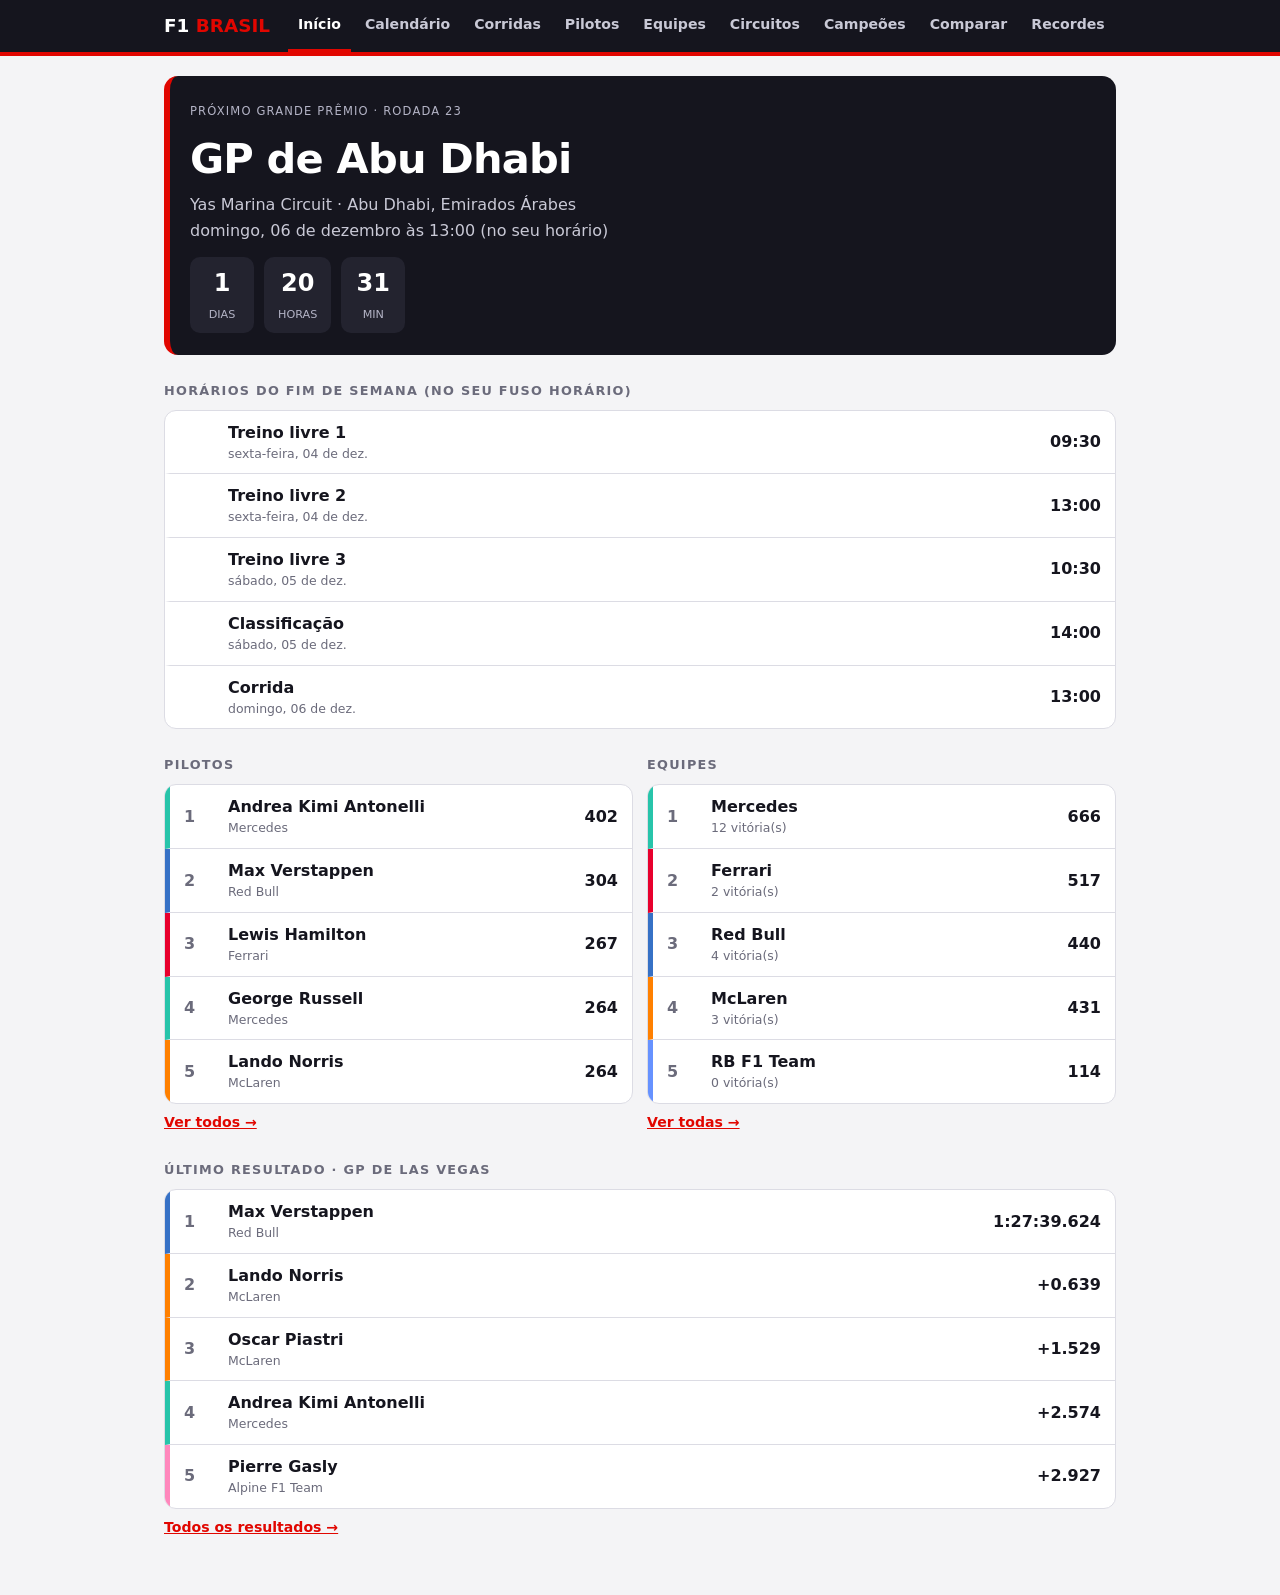
<file: index.html>
<!DOCTYPE html>
<html lang="pt-BR">
<head>
<meta charset="utf-8">
<meta name="viewport" content="width=device-width, initial-scale=1">
<title>F1 Brasil</title>
<link rel="manifest" href="manifest.json"><link rel="apple-touch-icon" href="icone-180.png"><meta name="theme-color" content="#15151e"><meta name="apple-mobile-web-app-capable" content="yes"><meta name="mobile-web-app-capable" content="yes"><meta name="apple-mobile-web-app-title" content="F1 Brasil"><link rel="stylesheet" href="estilo.css">
<script src="menu.js"></script>
</head>
<body>
<main>
<div class="hero" id="hero"><small>Próximo Grande Prêmio</small><h1>Carregando...</h1></div>
<h2>Horários do fim de semana (no seu fuso horário)</h2>
<div class="list" id="hor"></div>
<div class="duas">
 <div><h2>Pilotos</h2><div class="list" id="tp"></div><a class="mais" href="pilotos.html">Ver todos →</a></div>
 <div><h2>Equipes</h2><div class="list" id="te"></div><a class="mais" href="equipes.html">Ver todas →</a></div>
</div>
<h2 id="ut">Último resultado</h2>
<div class="list" id="ult"></div>
<a class="mais" href="corridas.html">Todos os resultados →</a>
</main>
<script>
const $=id=>document.getElementById(id);
const GP=n=>nomeGP(n);
const SES=[["FirstPractice","Treino livre 1"],["SecondPractice","Treino livre 2"],["ThirdPractice","Treino livre 3"],["SprintQualifying","Classificação do sprint"],["SprintShootout","Classificação do sprint"],["Sprint","Sprint"],["Qualifying","Classificação"]];
function horarios(p){
 const it=SES.filter(s=>p[s[0]]).map(s=>({n:s[1],d:new Date(p[s[0]].date+"T"+(p[s[0]].time||"12:00:00Z"))}));
 it.push({n:"Corrida",d:new Date(p.date+"T"+(p.time||"12:00:00Z"))});
 it.sort((a,b)=>a.d-b.d);
 $("hor").innerHTML=it.map(x=>'<div class="row"><span class="pos"></span><span><b>'+x.n+'</b><small>'+x.d.toLocaleDateString("pt-BR",{weekday:"long",day:"2-digit",month:"short"})+'</small></span><span class="pts">'+x.d.toLocaleTimeString("pt-BR",{hour:"2-digit",minute:"2-digit"})+'</span></div>').join("");
}
function contagem(prox){
  const alvo=new Date(prox.date+"T"+(prox.time||"12:00:00Z"));
  const ms=alvo-new Date();
  const d=Math.max(0,Math.floor(ms/864e5)),h=Math.max(0,Math.floor(ms%864e5/36e5)),m=Math.max(0,Math.floor(ms%36e5/6e4));
  $("hero").innerHTML='<small>Próximo Grande Prêmio · rodada '+prox.round+'</small><h1>'+GP(prox.raceName)+'</h1><p>'+prox.Circuit.circuitName+' · '+prox.Circuit.Location.locality+', '+pais(prox.Circuit.Location.country)+'</p><p>'+alvo.toLocaleDateString("pt-BR",{weekday:"long",day:"2-digit",month:"long"})+' às '+alvo.toLocaleTimeString("pt-BR",{hour:"2-digit",minute:"2-digit"})+' (no seu horário)</p><div class="cont"><div><b>'+d+'</b><span>dias</span></div><div><b>'+h+'</b><span>horas</span></div><div><b>'+m+'</b><span>min</span></div></div>';
}
(async()=>{
 try{
  const [p,e,c,r]=await Promise.all([lerDados("pilotos.json"),lerDados("equipes.json"),lerDados("calendario.json"),lerDados("resultados.json")]);
  const sp=p.MRData.StandingsTable.StandingsLists[0],se=e.MRData.StandingsTable.StandingsLists[0];
  const corridas=c.MRData.RaceTable.Races;
  const prox=corridas.find(x=>new Date(x.date+"T"+(x.time||"12:00:00Z"))>new Date());
  if(prox){contagem(prox);horarios(prox);setInterval(()=>contagem(prox),60000)}
  else $("hero").innerHTML='<small>Temporada '+sp.season+'</small><h1>Temporada encerrada</h1><p>Veja a classificação final abaixo.</p>';
  $("tp").innerHTML=sp.DriverStandings.slice(0,5).map(d=>'<div class="row" style="--cor:'+corEquipe(d.Constructors[0]&&d.Constructors[0].name)+'"><span class="pos">'+d.position+'</span><span><b>'+d.Driver.givenName+' '+d.Driver.familyName+'</b><small>'+d.Constructors.map(x=>x.name).join(" / ")+'</small></span><span class="pts">'+d.points+'</span></div>').join("");
  $("te").innerHTML=se.ConstructorStandings.slice(0,5).map(t=>'<div class="row" style="--cor:'+corEquipe(t.Constructor.name)+'"><span class="pos">'+t.position+'</span><span><b>'+t.Constructor.name+'</b><small>'+t.wins+' vitória(s)</small></span><span class="pts">'+t.points+'</span></div>').join("");
  const rod=Object.keys(r).sort((a,b)=>a-b);
  if(rod.length){
   const u=r[rod[rod.length-1]];
   $("ut").textContent="Último resultado · "+GP(u.raceName);
   $("ult").innerHTML=u.Results.slice(0,5).map(x=>'<div class="row" style="--cor:'+corEquipe(x.Constructor.name)+'"><span class="pos">'+x.position+'</span><span><b>'+x.Driver.givenName+' '+x.Driver.familyName+'</b><small>'+x.Constructor.name+'</small></span><span class="pts">'+(x.Time?x.Time.time:x.status)+'</span></div>').join("");
  }
 }catch(err){$("hero").innerHTML='<h1>Erro</h1><p>Não consegui carregar os dados: '+err.message+'</p>'}
})();
</script>
</body>
</html>
</file>
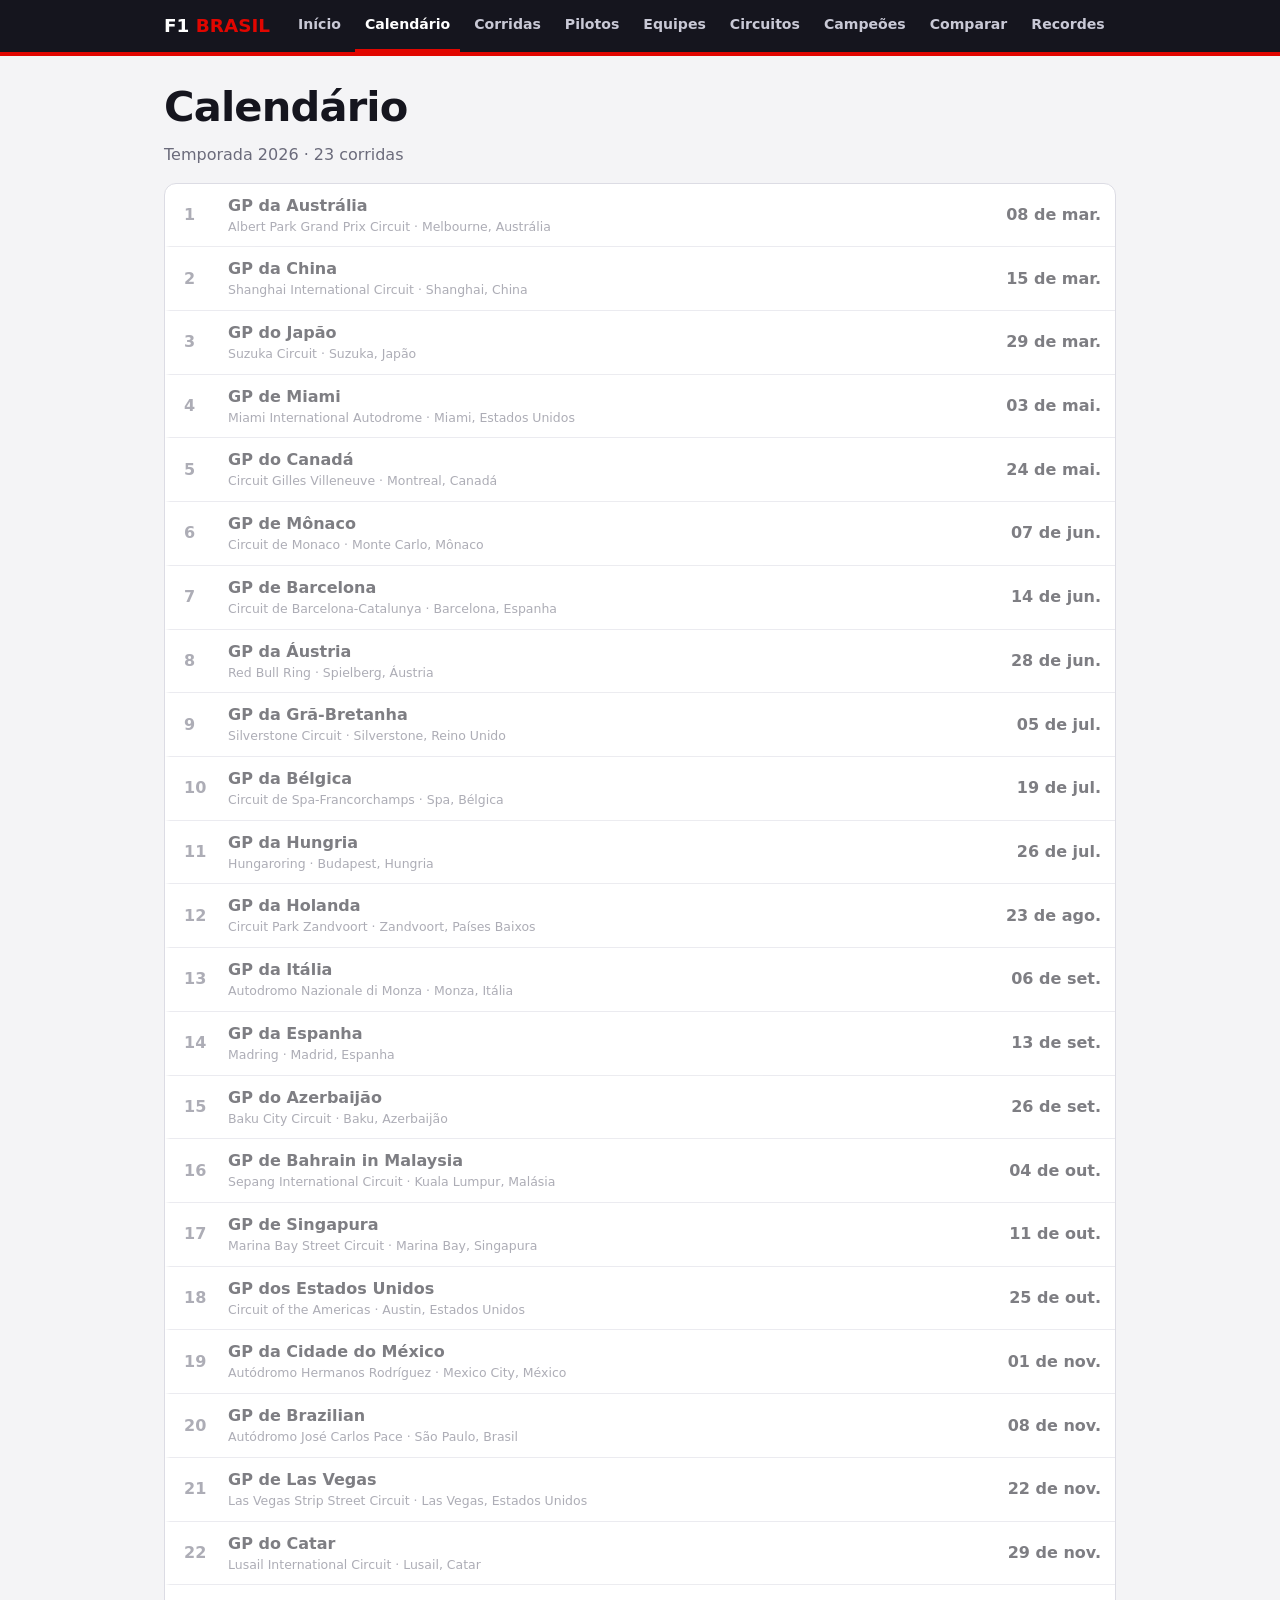
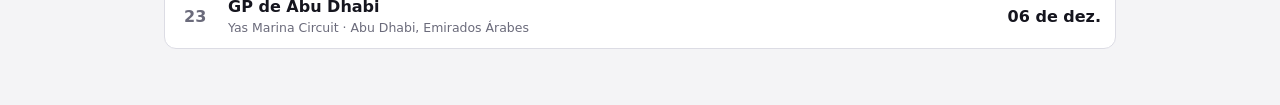
<file: calendario.html>
<!DOCTYPE html>
<html lang="pt-BR">
<head>
<meta charset="utf-8">
<meta name="viewport" content="width=device-width, initial-scale=1">
<title>Calendário · F1 Brasil</title>
<link rel="manifest" href="manifest.json"><link rel="apple-touch-icon" href="icone-180.png"><meta name="theme-color" content="#15151e"><meta name="apple-mobile-web-app-capable" content="yes"><meta name="mobile-web-app-capable" content="yes"><meta name="apple-mobile-web-app-title" content="F1 Brasil"><link rel="stylesheet" href="estilo.css">
<script src="menu.js"></script>
</head>
<body>
<main>
<h1>Calendário</h1>
<p class="sub" id="sub">Carregando...</p>
<div class="list" id="lista"></div>
</main>
<script>
const $=id=>document.getElementById(id);
(async()=>{
 try{
  const c=await lerDados("calendario.json");
  const corridas=c.MRData.RaceTable.Races;
  const hoje=new Date().toISOString().slice(0,10);
  $("sub").textContent="Temporada "+c.MRData.RaceTable.season+" · "+corridas.length+" corridas";
  $("lista").innerHTML=corridas.map(r=>'<div class="row'+(r.date<hoje?' passou':'')+'"><span class="pos">'+r.round+'</span><span><b>'+nomeGP(r.raceName)+'</b><small>'+r.Circuit.circuitName+' · '+r.Circuit.Location.locality+', '+pais(r.Circuit.Location.country)+'</small></span><span class="pts">'+new Date(r.date+"T12:00:00").toLocaleDateString("pt-BR",{day:"2-digit",month:"short"})+'</span></div>').join("");
 }catch(e){$("sub").textContent="Não consegui carregar os dados: "+e.message}
})();
</script>
</body>
</html>
</file>
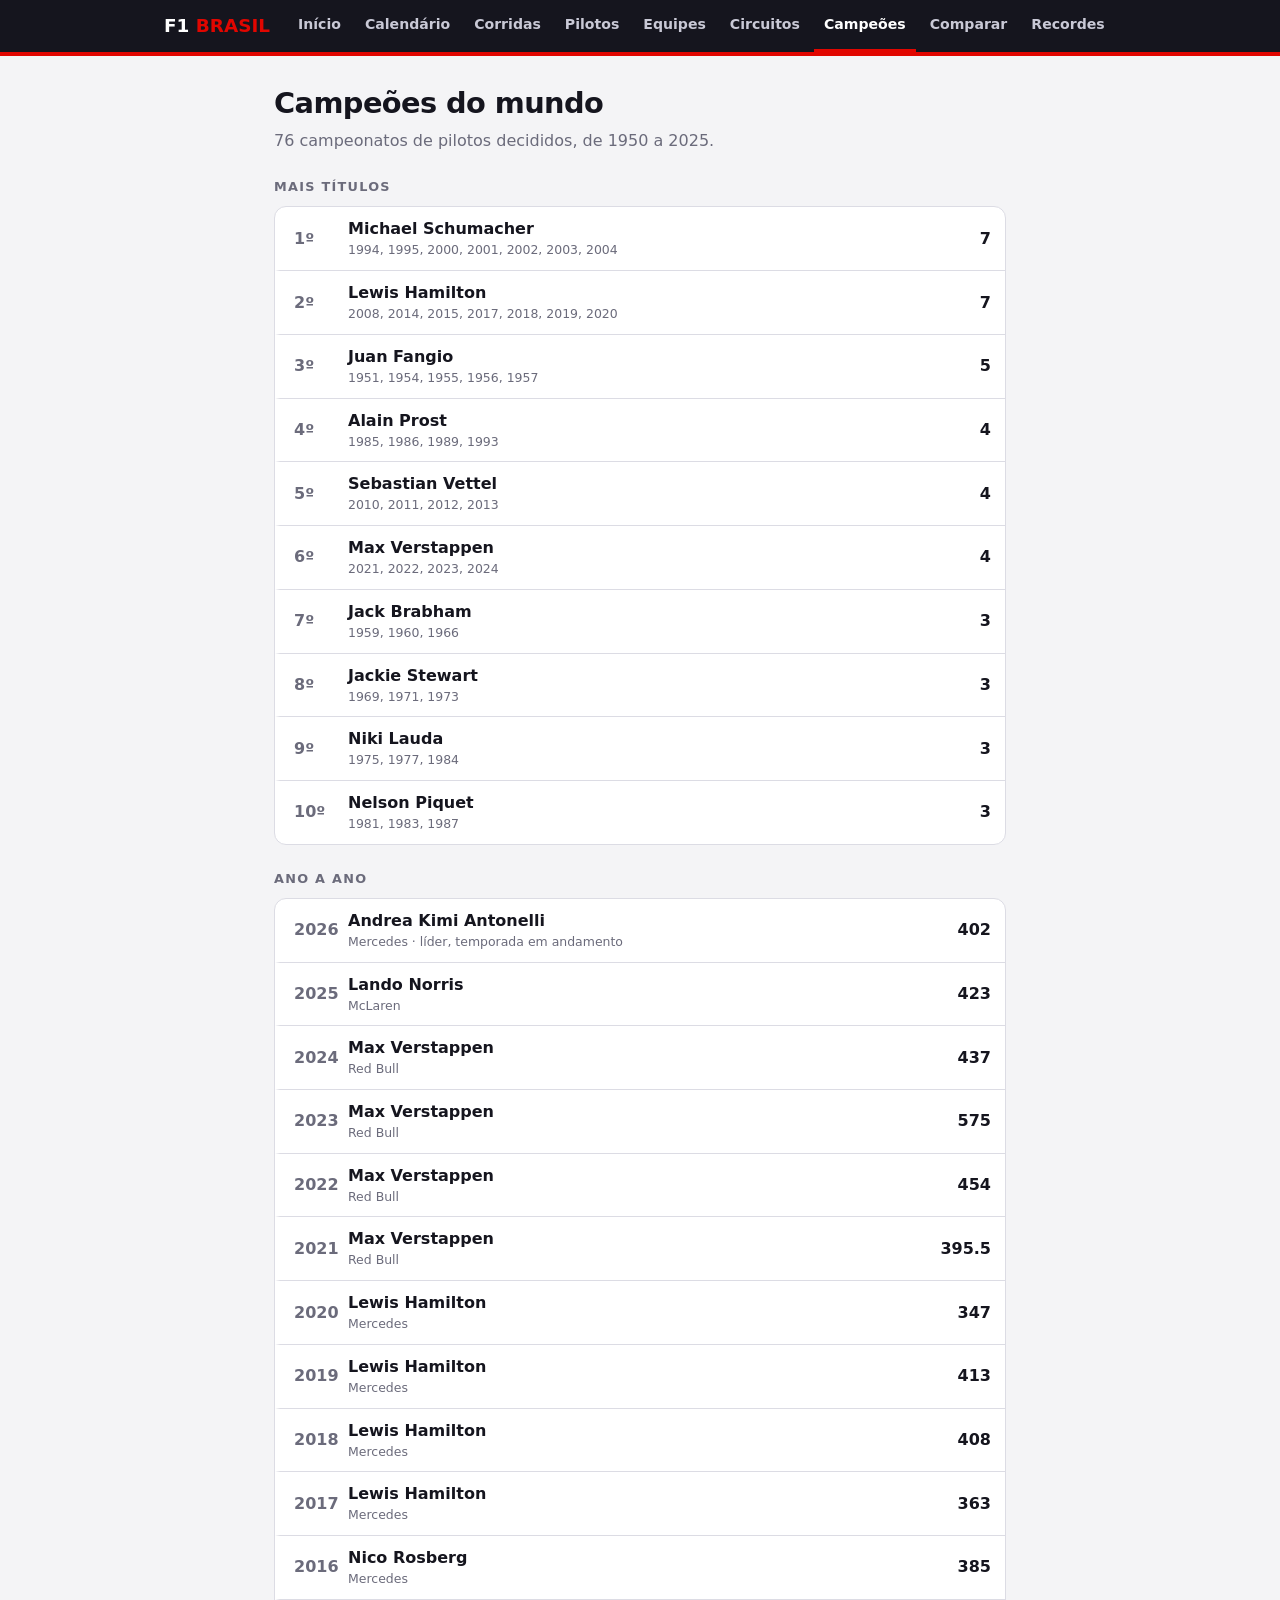
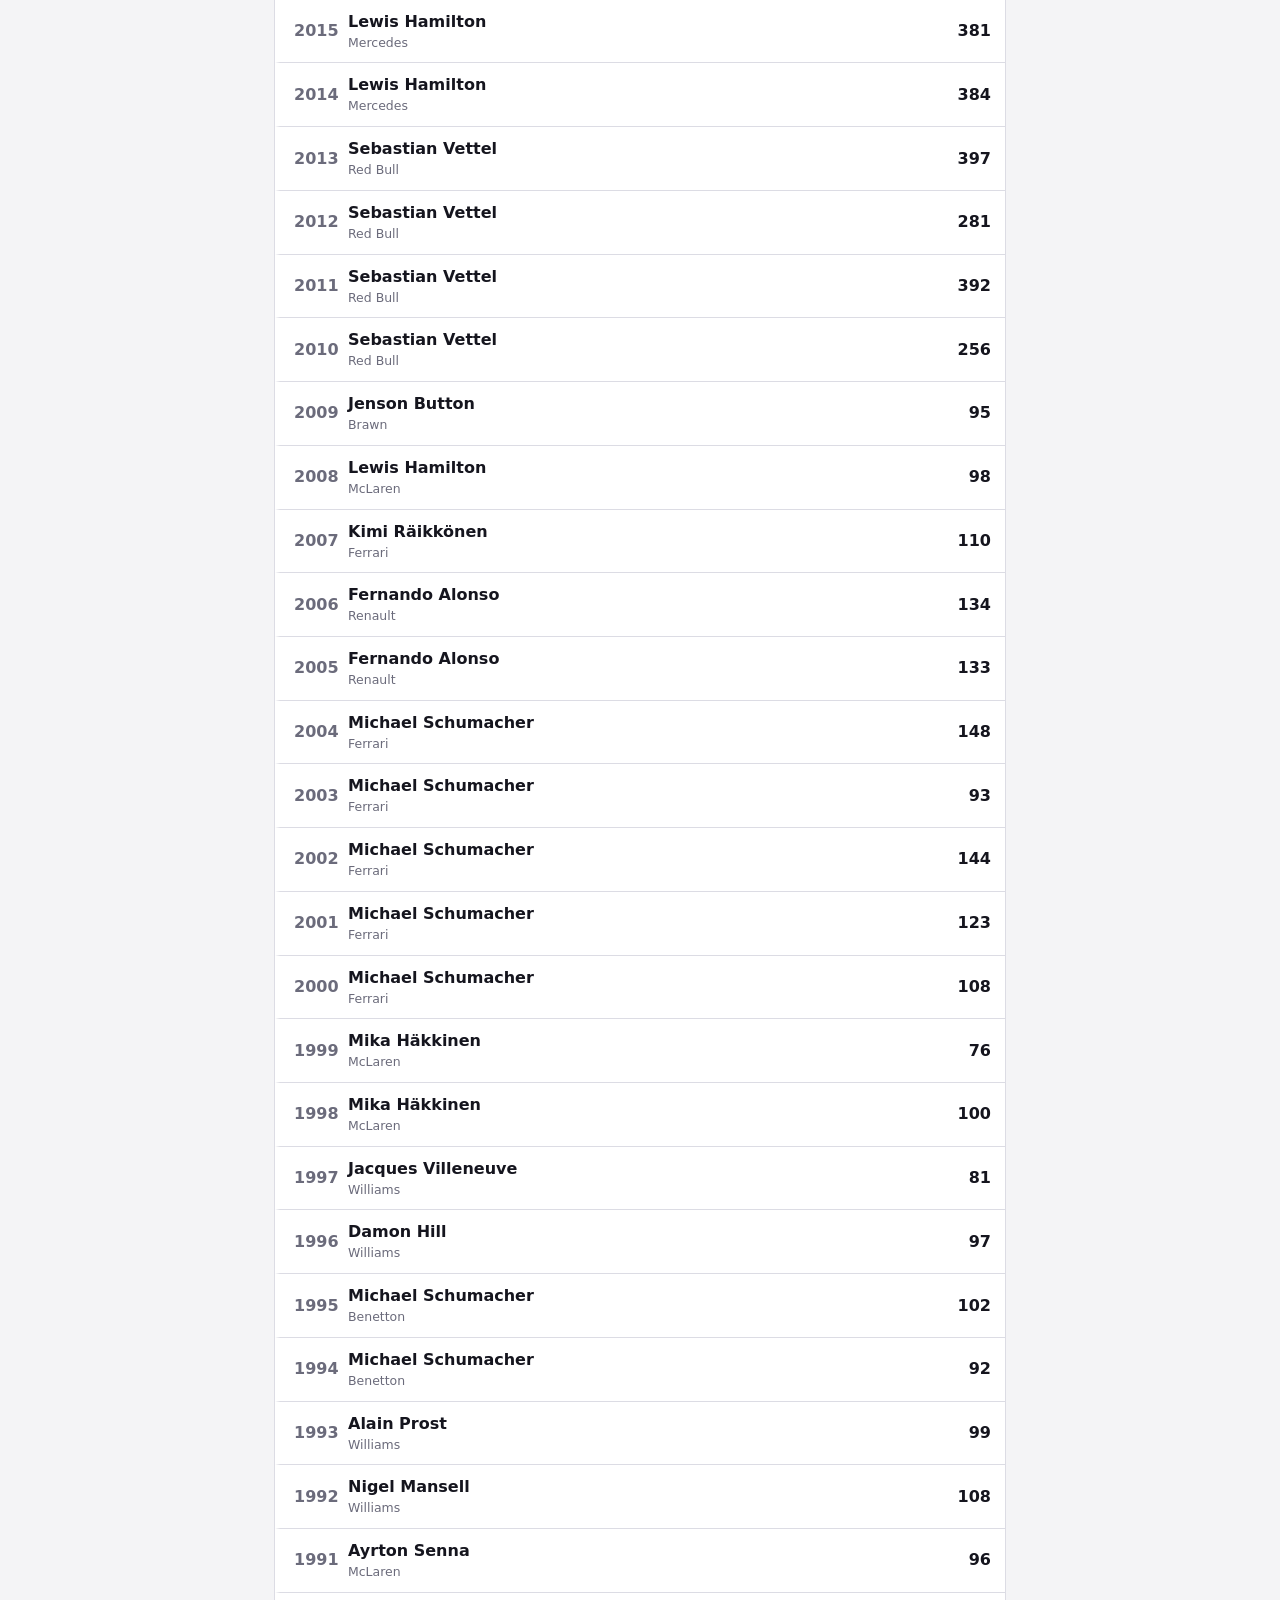
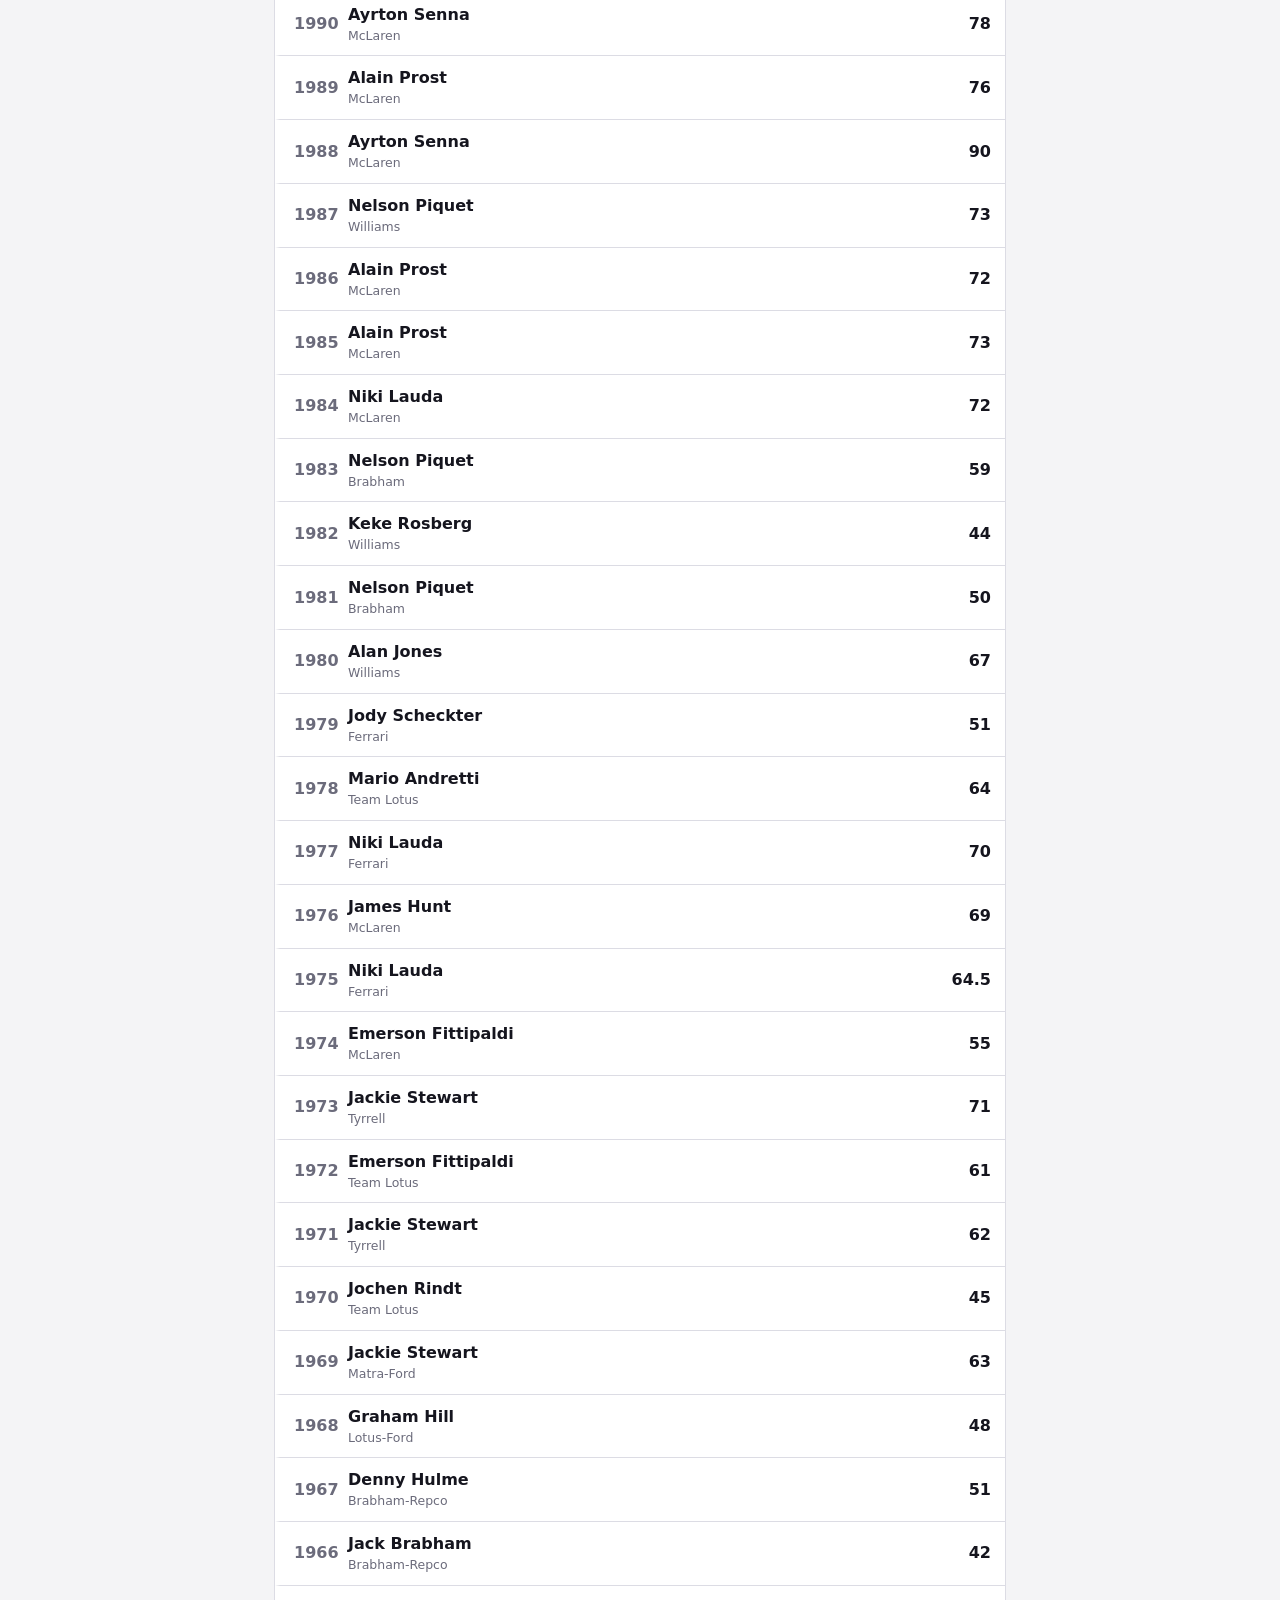
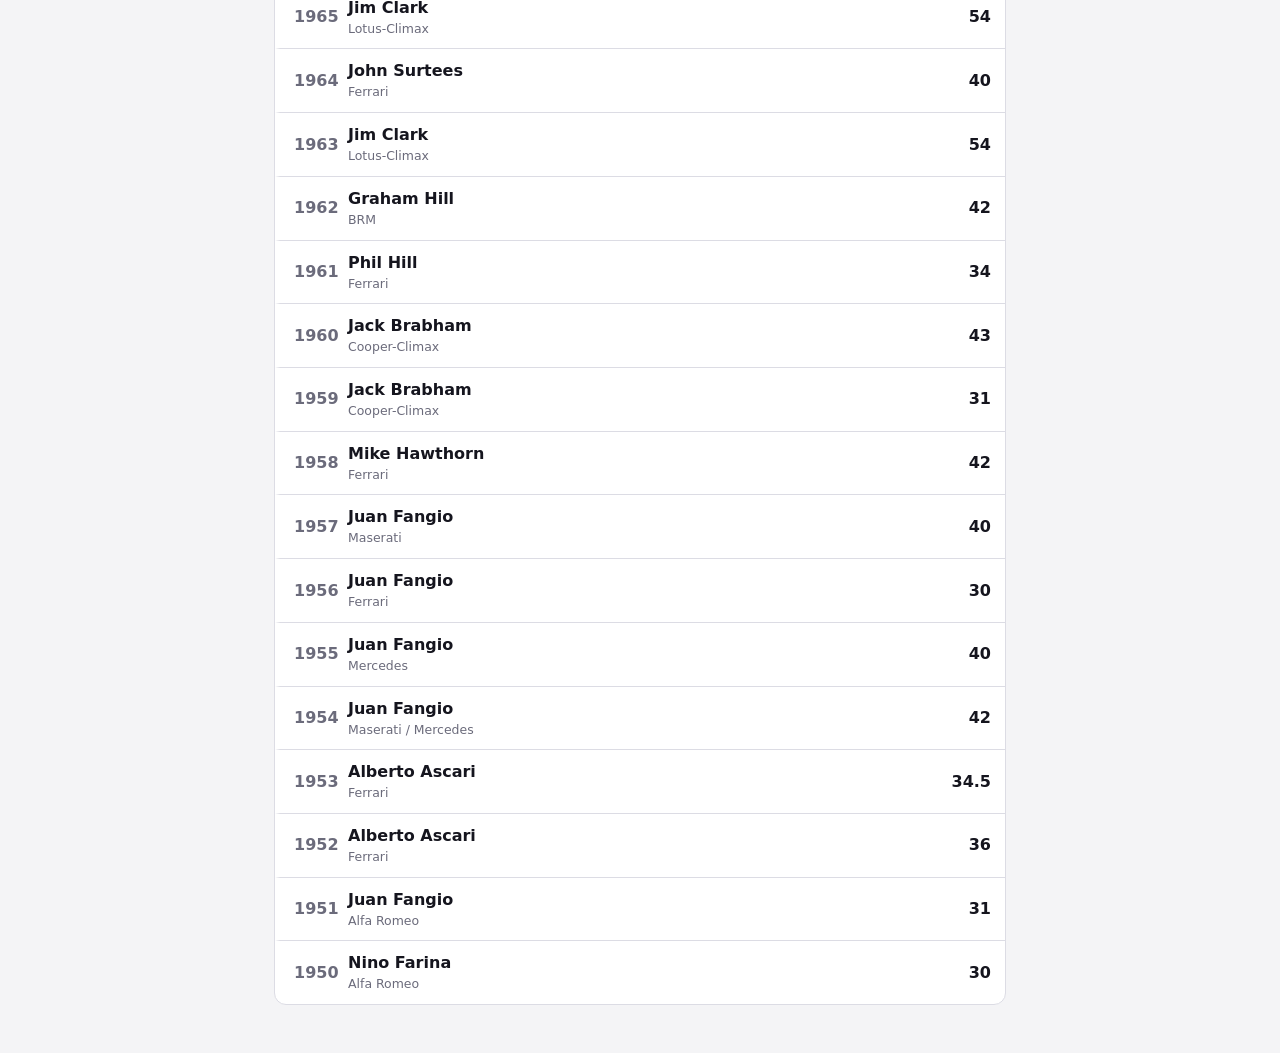
<file: campeoes.html>
<!DOCTYPE html>
<html lang="pt-BR">
<head><link rel="manifest" href="manifest.json"><link rel="apple-touch-icon" href="icone-180.png"><meta name="theme-color" content="#15151e"><meta name="apple-mobile-web-app-capable" content="yes"><meta name="mobile-web-app-capable" content="yes"><meta name="apple-mobile-web-app-title" content="F1 Brasil"><link rel="stylesheet" href="estilo.css"><script src="menu.js"></script>
<meta charset="utf-8">
<meta name="viewport" content="width=device-width, initial-scale=1">
<title>Campeões · F1 Brasil</title>
<style>
:root{--bg:#f4f4f6;--panel:#fff;--ink:#15151e;--mute:#6b6b7b;--line:#dcdce4;--red:#e10600}
@media (prefers-color-scheme:dark){:root{--bg:#0c0c10;--panel:#16161d;--ink:#f2f2f6;--mute:#9a9aad;--line:#2a2a36}}
*{box-sizing:border-box}
body{margin:0;background:var(--bg);color:var(--ink);font-family:system-ui,-apple-system,sans-serif;line-height:1.5}
main{max-width:760px;margin:0 auto;padding:18px 14px 48px}
a{color:var(--red);font-weight:600}
h1{font-size:1.8rem;margin:8px 0 4px}
h2{font-size:.8rem;letter-spacing:.1em;text-transform:uppercase;color:var(--mute);margin:24px 0 10px}
.sub{color:var(--mute);margin:0 0 14px}
.list{background:var(--panel);border:1px solid var(--line);border-radius:12px;overflow:hidden}
.row{display:grid;grid-template-columns:44px 1fr auto;gap:10px;align-items:center;padding:10px 14px;border-bottom:1px solid var(--line)}
.row:last-child{border-bottom:0}
.pos{font-weight:800;color:var(--mute)}
.row small{display:block;color:var(--mute);font-size:.78rem}
.pts{font-weight:800;text-align:right}
</style>
</head>
<body>
<main>
<h1>Campeões do mundo</h1>
<p class="sub" id="sub">Carregando...</p>
<h2>Mais títulos</h2>
<div class="list" id="rank"></div>
<h2>Ano a ano</h2>
<div class="list" id="anos"></div>
</main>
<script>
const $=id=>document.getElementById(id);
(async()=>{
 try{
  const d=await (await fetch("dados/campeoes.json")).json();
  const ano=String(new Date().getFullYear());
  const todos=d.MRData.StandingsTable.StandingsLists.map(l=>({ano:l.season,p:l.DriverStandings[0]}));
  const fechados=todos.filter(t=>t.ano!==ano);
  const cont={};
  fechados.forEach(t=>{const n=t.p.Driver.givenName+" "+t.p.Driver.familyName;(cont[n]=cont[n]||[]).push(t.ano)});
  const rank=Object.entries(cont).sort((a,b)=>b[1].length-a[1].length||a[1][0]-b[1][0]).slice(0,10);
  $("sub").textContent=fechados.length+" campeonatos de pilotos decididos, de "+fechados[0].ano+" a "+fechados[fechados.length-1].ano+".";
  $("rank").innerHTML=rank.map(([n,a],i)=>`<div class="row"><span class="pos">${i+1}º</span><span><b>${n}</b><small>${a.join(", ")}</small></span><span class="pts">${a.length}</span></div>`).join("");
  $("anos").innerHTML=todos.slice().reverse().map(t=>`<div class="row"><span class="pos">${t.ano}</span><span><b>${t.p.Driver.givenName} ${t.p.Driver.familyName}</b><small>${t.p.Constructors.map(c=>c.name).join(" / ")}${t.ano===ano?" · líder, temporada em andamento":""}</small></span><span class="pts">${t.p.points}</span></div>`).join("");
 }catch(err){$("sub").textContent="Não consegui carregar os dados: "+err.message}
})();
</script>
</body>
</html>
</file>
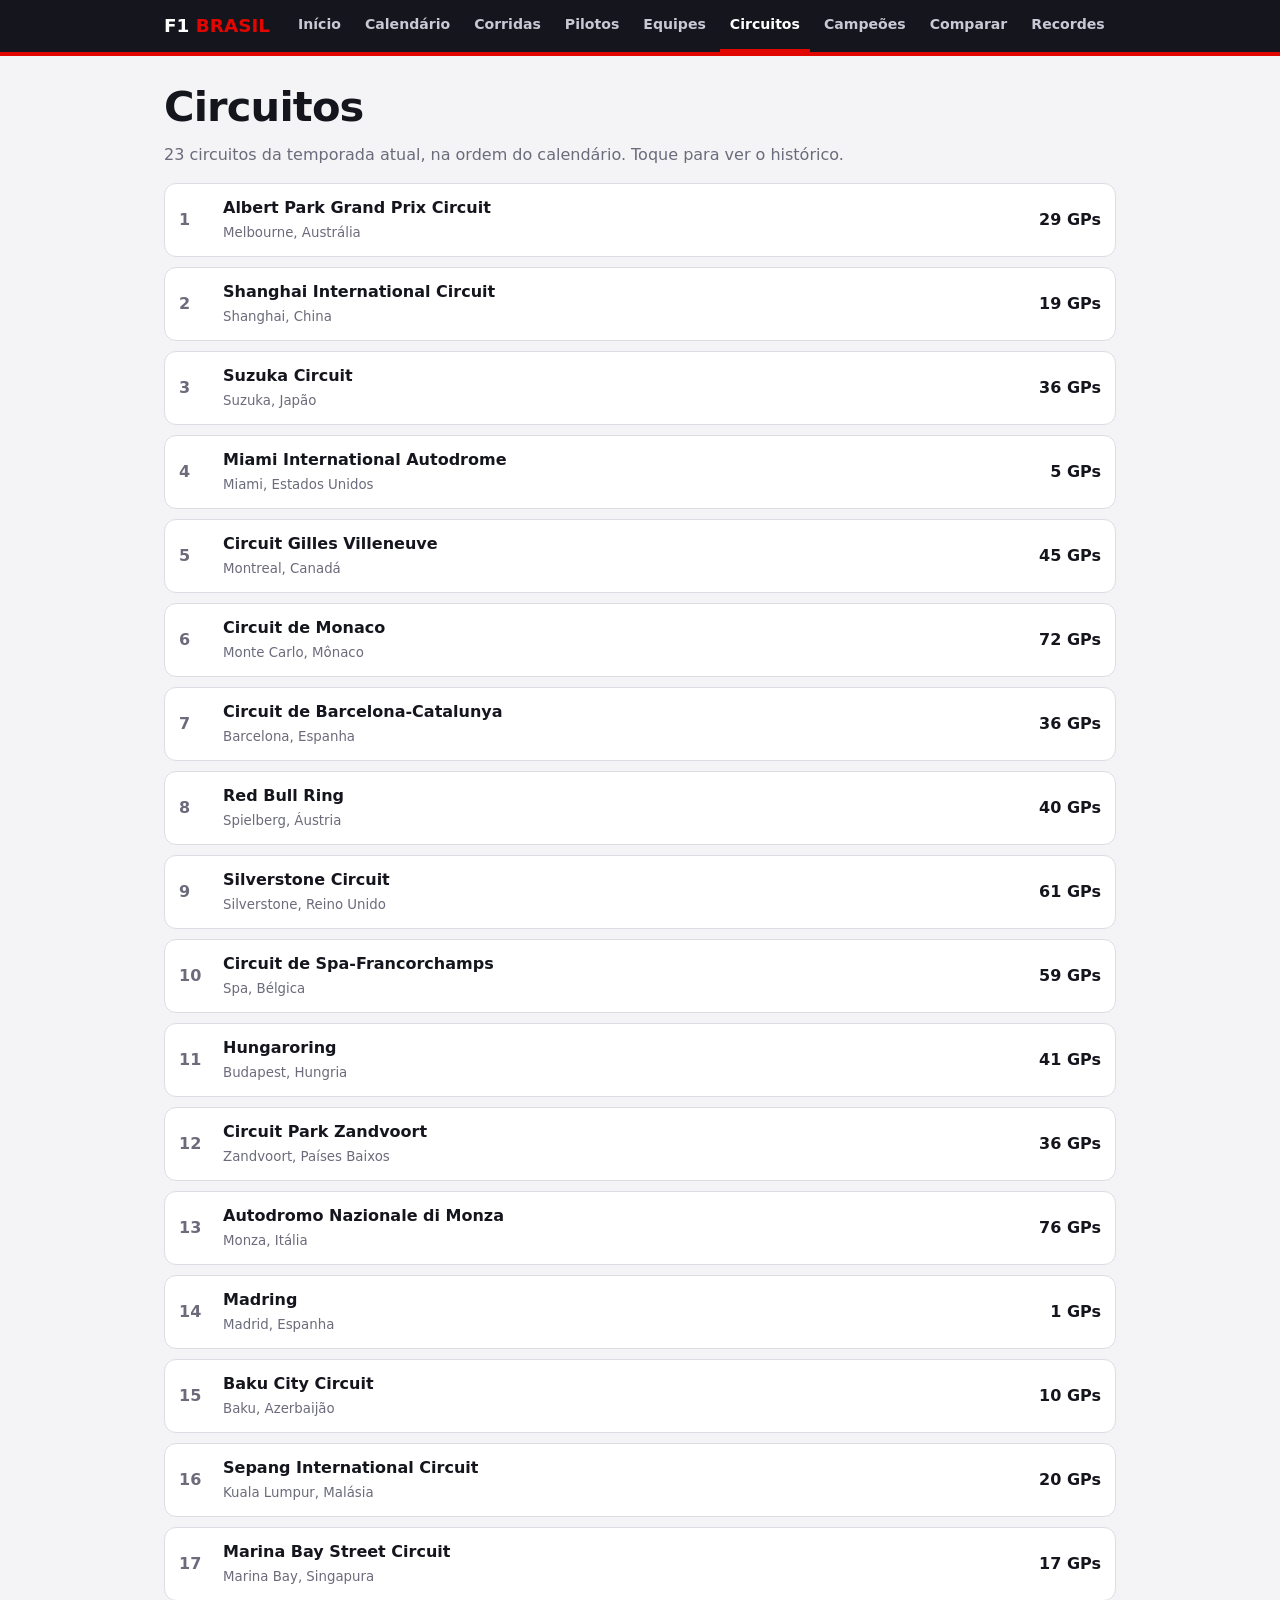
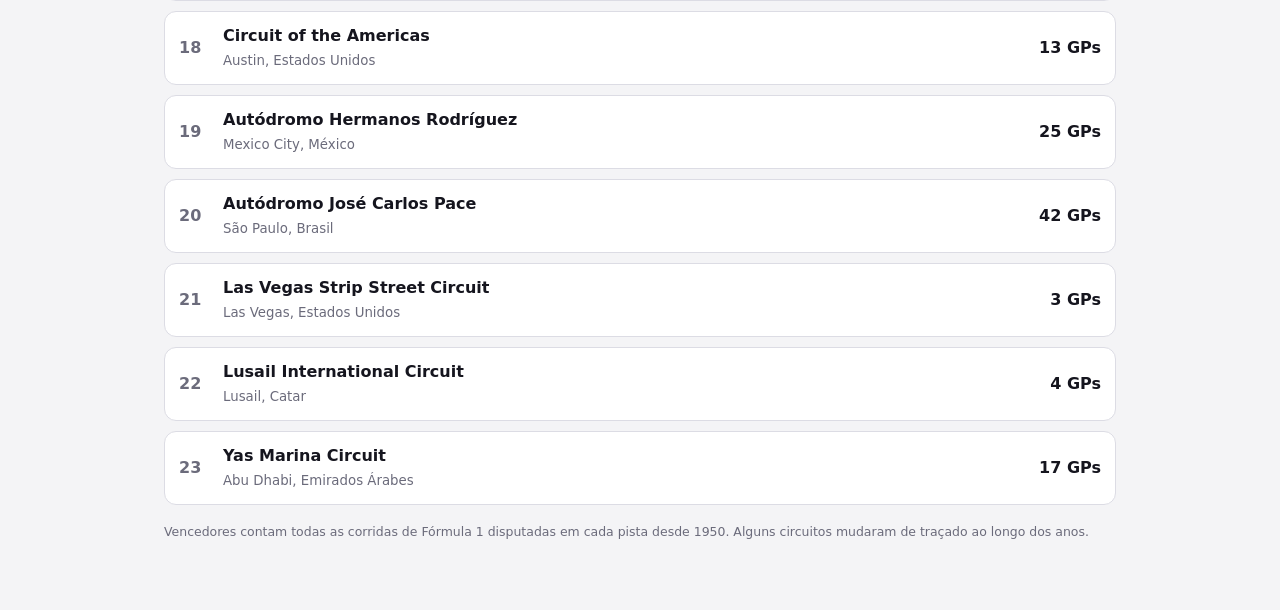
<file: circuitos.html>
<!DOCTYPE html>
<html lang="pt-BR">
<head>
<meta charset="utf-8">
<meta name="viewport" content="width=device-width, initial-scale=1">
<title>Circuitos · F1 Brasil</title>
<link rel="manifest" href="manifest.json"><link rel="apple-touch-icon" href="icone-180.png"><meta name="theme-color" content="#15151e"><meta name="apple-mobile-web-app-capable" content="yes"><meta name="mobile-web-app-capable" content="yes"><meta name="apple-mobile-web-app-title" content="F1 Brasil"><link rel="stylesheet" href="estilo.css">
<script src="menu.js"></script>
<style>
details{background:var(--panel);border:1px solid var(--line);border-radius:12px;margin-bottom:10px;overflow:hidden}
summary{cursor:pointer;padding:12px 14px;list-style:none;display:grid;grid-template-columns:34px 1fr auto;gap:10px;align-items:center}
summary::-webkit-details-marker{display:none}
summary b{display:block}
summary small{color:var(--mute)}
.corpo{padding:4px 14px 14px;border-top:1px solid var(--line);font-size:.9rem}
.corpo h3{font-size:.72rem;letter-spacing:.08em;text-transform:uppercase;color:var(--mute);margin:14px 0 6px}
.corpo div{display:flex;justify-content:space-between;padding:3px 0}
</style>
</head>
<body>
<main>
<h1>Circuitos</h1>
<p class="sub" id="sub">Carregando...</p>
<div id="lista"></div>
<p class="nota">Vencedores contam todas as corridas de Fórmula 1 disputadas em cada pista desde 1950. Alguns circuitos mudaram de traçado ao longo dos anos.</p>
</main>
<script>
const $=id=>document.getElementById(id);
(async()=>{
 try{
  const C=await lerDados("circuitos.json");
  const itens=Object.values(C).sort((a,b)=>a.rodada-b.rodada);
  $("sub").textContent=itens.length+" circuitos da temporada atual, na ordem do calendário. Toque para ver o histórico.";
  $("lista").innerHTML=itens.map(c=>'<details><summary><span class="pos">'+c.rodada+'</span><span><b>'+c.nome+'</b><small>'+c.cidade+', '+pais(c.pais)+'</small></span><span class="pts">'+c.corridas+' GPs</span></summary><div class="corpo"><h3>Mais vitórias na pista</h3>'+c.pilotos.map(p=>'<div><span>'+p[0]+'</span><b>'+p[1]+'</b></div>').join("")+'<h3>Equipes mais vitoriosas</h3>'+c.equipes.map(p=>'<div><span>'+p[0]+'</span><b>'+p[1]+'</b></div>').join("")+'<h3>Últimos vencedores</h3>'+c.recentes.map(r=>'<div><span>'+r[0]+' · '+r[1]+'</span><span>'+r[2]+'</span></div>').join("")+'<h3>Primeiro GP</h3><div><span>'+(c.primeira||"—")+'</span></div></div></details>').join("");
 }catch(e){$("sub").textContent="Não consegui carregar os dados: "+e.message}
})();
</script>
</body>
</html>
</file>
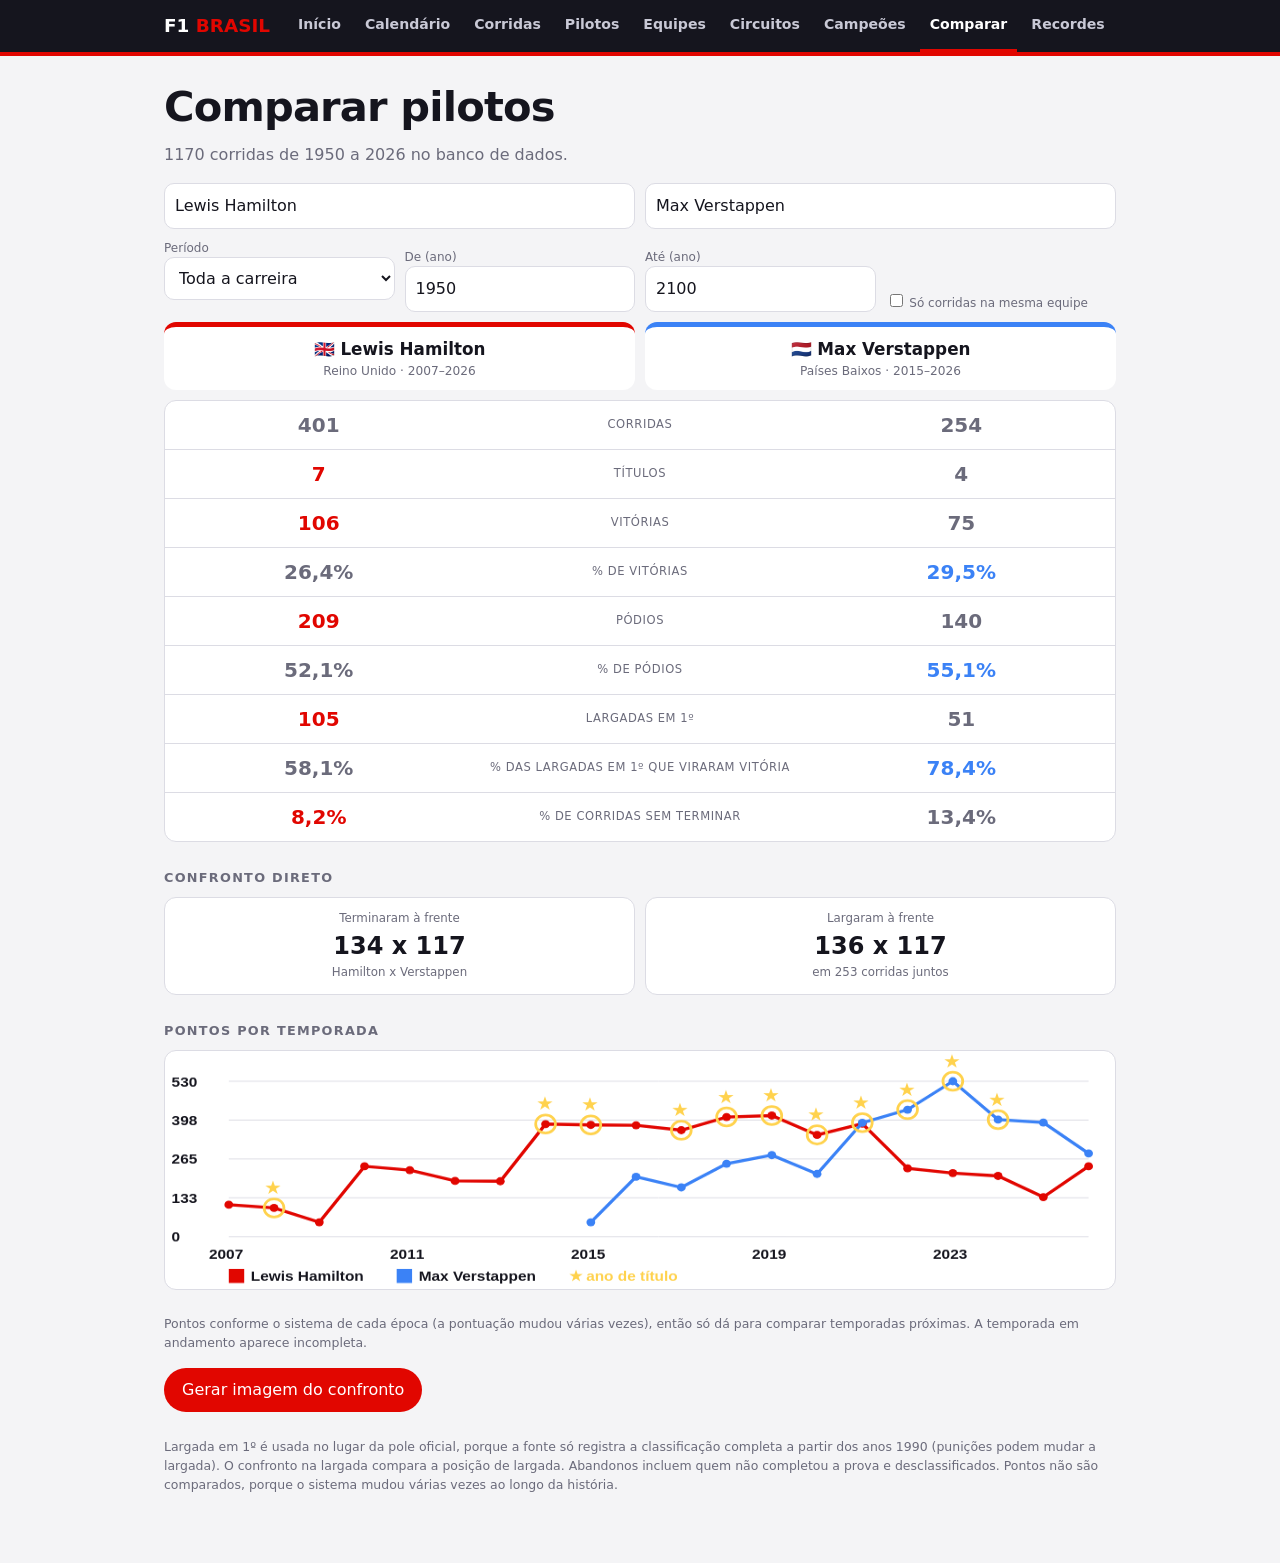
<file: comparar.html>
<!DOCTYPE html>
<html lang="pt-BR">
<head>
<meta charset="utf-8">
<meta name="viewport" content="width=device-width, initial-scale=1">
<title>Comparar pilotos · F1 Brasil</title>
<link rel="stylesheet" href="estilo.css">
<script src="menu.js"></script>
<style>
.vs{display:grid;grid-template-columns:1fr 1fr;gap:10px;margin:10px 0}
.tab{background:var(--panel);border:1px solid var(--line);border-radius:12px;overflow:hidden;margin-bottom:12px}
.lh{display:grid;grid-template-columns:1fr 1.3fr 1fr;align-items:center;padding:9px 14px;border-bottom:1px solid var(--line);text-align:center}
.lh:last-child{border-bottom:0}
.lh small{color:var(--mute);font-size:.72rem;text-transform:uppercase;letter-spacing:.05em}
.lh b{font-size:1.25rem;color:var(--mute)}
.lh b.ganha{color:#e10600}
.lh b.ganha2{color:#3b82f6}
.nm{font-size:1.05rem;font-weight:800;text-align:center;border-top:5px solid var(--cor);background:var(--panel);border-radius:12px;padding:10px}
.nm small{display:block;color:var(--mute);font-weight:400;font-size:.76rem}
.fil{display:grid;grid-template-columns:repeat(auto-fit,minmax(130px,1fr));gap:10px;margin:10px 0;align-items:end}
.fil label{font-size:.75rem;color:var(--mute);display:block}
input[type=number],input[list]{font:inherit;width:100%;padding:10px;border-radius:10px;border:1px solid var(--line);background:var(--panel);color:var(--ink)}
.h2h{display:grid;grid-template-columns:1fr 1fr;gap:10px;margin-bottom:12px}
.h2h div{background:var(--panel);border:1px solid var(--line);border-radius:12px;padding:12px;text-align:center}
.h2h b{font-size:1.5rem}
.h2h small{display:block;color:var(--mute);font-size:.74rem}
</style>
</head>
<body>
<main>
<h1>Comparar pilotos</h1>
<p class="sub" id="sub">Carregando o histórico completo...</p>
<div class="vs"><input id="a" list="pl" placeholder="Primeiro piloto" aria-label="Primeiro piloto"><input id="b" list="pl" placeholder="Segundo piloto" aria-label="Segundo piloto"></div>
<datalist id="pl"></datalist>
<div class="fil">
<div><label for="pre">Período</label><select id="pre"></select></div>
<div><label for="de">De (ano)</label><input id="de" type="number" value="1950"></div>
<div><label for="ate">Até (ano)</label><input id="ate" type="number" value="2100"></div>
<div><label><input type="checkbox" id="eq"> Só corridas na mesma equipe</label></div>
</div>
<div class="vs" id="nomes"></div>
<div class="tab" id="tab"></div>
<h2>Confronto direto</h2>
<div class="h2h" id="h2h"></div>
<h2>Pontos por temporada</h2>
<canvas id="gr" style="width:100%;height:240px;background:var(--panel);border:1px solid var(--line);border-radius:12px"></canvas>
<p class="nota">Pontos conforme o sistema de cada época (a pontuação mudou várias vezes), então só dá para comparar temporadas próximas. A temporada em andamento aparece incompleta.</p>
<p><button class="btn" id="gcard" style="font:inherit">Gerar imagem do confronto</button></p>
<div id="cardbox"></div>
<p class="nota" id="aviso"></p>
<p class="nota">Largada em 1º é usada no lugar da pole oficial, porque a fonte só registra a classificação completa a partir dos anos 1990 (punições podem mudar a largada). O confronto na largada compara a posição de largada. Abandonos incluem quem não completou a prova e desclassificados. Pontos não são comparados, porque o sistema mudou várias vezes ao longo da história.</p>
</main>
<script>
const $=id=>document.getElementById(id);
let H,CH={},E={};
const PRE=[["Toda a carreira",1950,2100],["Anos 1950–1979",1950,1979],["Anos 1980–1999",1980,1999],["2000–2013 (V10 e V8)",2000,2013],["2014–2021 (turbo-híbrida)",2014,2021],["2022 em diante (efeito solo)",2022,2100]];
const achar=t=>H.pilotos.findIndex(p=>p[1].toLowerCase()===t.trim().toLowerCase());
const key=x=>x.a*100+x.r;
function filtrar(ia,ib){
 const de=+$("de").value||1950,ate=+$("ate").value||2100;
 let A=(E[ia]||[]).filter(x=>x.a>=de&&x.a<=ate),B=(E[ib]||[]).filter(x=>x.a>=de&&x.a<=ate);
 if($("eq").checked){
  const mb=new Map(B.map(x=>[key(x),x]));
  const ks=new Set(A.filter(x=>mb.has(key(x))&&mb.get(key(x)).e===x.e).map(key));
  A=A.filter(x=>ks.has(key(x)));B=B.filter(x=>ks.has(key(x)));
 }
 return [A,B];
}
function stats(ip,L){
 const c=f=>L.filter(f).length,nome=H.pilotos[ip][1];
 let t=0;new Set(L.map(x=>x.a)).forEach(a=>{if(CH[a]===nome)t++});
 return {n:L.length,t,v:c(x=>x.p===1),po:c(x=>x.p>=1&&x.p<=3),pl:c(x=>x.g===1),pv:c(x=>x.g===1&&x.p===1),ab:c(x=>x.p===0)};
}
function h2h(A,B){
 const mb=new Map(B.map(x=>[key(x),x]));
 let n=0,fa=0,fb=0,ga=0,gb=0;
 A.forEach(x=>{
  const y=mb.get(key(x));if(!y)return;n++;
  const pa=x.p||99,pb=y.p||99;if(pa<pb)fa++;else if(pb<pa)fb++;
  const ra=x.g||99,rb=y.g||99;if(ra<rb)ga++;else if(rb<ra)gb++;
 });
 return {n,fa,fb,ga,gb};
}
const r=(n,d)=>d?n/d*100:null;
const fmt=(v,pct)=>v===null||v===undefined?"—":pct?v.toFixed(1).replace(".",",")+"%":v;
function linhas(a,b,mesma){
 return [
  ["Corridas",a.n,b.n,0],
  ["Títulos",mesma?null:a.t,mesma?null:b.t,1],
  ["Vitórias",a.v,b.v,1],
  ["% de vitórias",r(a.v,a.n),r(b.v,b.n),1,1],
  ["Pódios",a.po,b.po,1],
  ["% de pódios",r(a.po,a.n),r(b.po,b.n),1,1],
  ["Largadas em 1º",a.pl,b.pl,1],
  ["% das largadas em 1º que viraram vitória",r(a.pv,a.pl),r(b.pv,b.pl),1,1],
  ["% de corridas sem terminar",r(a.ab,a.n),r(b.ab,b.n),-1,1]
 ];
}
function anos(L){return L.length?L[0].a+"–"+L[L.length-1].a:"sem corridas"}
function mostrar(){
 const ia=achar($("a").value),ib=achar($("b").value);
 if(ia<0||ib<0){$("sub").textContent="Escolha dois pilotos da lista (digite parte do nome).";return}
 const [A,B]=filtrar(ia,ib),a=stats(ia,A),b=stats(ib,B),mesma=$("eq").checked;
 $("sub").textContent=H.corridas.length+" corridas de "+H.corridas[0][0]+" a "+H.corridas[H.corridas.length-1][0]+" no banco de dados.";
 $("nomes").innerHTML=[[ia,A],[ib,B]].map(([i,L],j)=>'<div class="nm" style="--cor:'+CORES[j]+'">'+bandeira(H.pilotos[i][2])+' '+H.pilotos[i][1]+'<small>'+(NAC[H.pilotos[i][2]]||H.pilotos[i][2])+' · '+anos(L)+'</small></div>').join("");
 $("tab").innerHTML=linhas(a,b,mesma).map(m=>{
  const ok=m[3]!==0&&m[1]!==null&&m[2]!==null&&m[1]!==m[2];
  const ga=ok&&(m[3]>0?m[1]>m[2]:m[1]<m[2]),gb=ok&&(m[3]>0?m[2]>m[1]:m[2]<m[1]);
  return '<div class="lh"><b class="'+(ga?"ganha":"")+'">'+fmt(m[1],m[4])+'</b><small>'+m[0]+'</small><b class="'+(gb?"ganha2":"")+'">'+fmt(m[2],m[4])+'</b></div>';
 }).join("");
 const h=h2h(A,B),na=H.pilotos[ia][1].split(" ").slice(-1)[0],nb=H.pilotos[ib][1].split(" ").slice(-1)[0];
 $("h2h").innerHTML=h.n?'<div><small>Terminaram à frente</small><b>'+h.fa+' x '+h.fb+'</b><small>'+na+' x '+nb+'</small></div><div><small>Largaram à frente</small><b>'+h.ga+' x '+h.gb+'</b><small>em '+h.n+' corridas juntos</small></div>':'<div style="grid-column:1/-1"><small>Eles não disputaram a mesma corrida neste período.</small></div>';
 const ma=A.length?A[0].a:0,mb=B.length?B[0].a:0;
 $("aviso").textContent=A.length&&B.length&&Math.abs(ma-mb)>8?"Atenção: os dois correram em épocas bem diferentes. Carros, regras e confiabilidade mudaram muito, então compare com cuidado.":"";
}
document.head.insertAdjacentHTML("beforeend","<style>.btn{font:inherit;cursor:pointer;background:var(--red);color:#fff;border:0;border-radius:999px;padding:10px 18px;font-weight:700;text-decoration:none;display:inline-block;margin:0 8px 8px 0}</style>");
let LAST=null;
const FLAG={British:"🇬🇧",Dutch:"🇳🇱",Italian:"🇮🇹",Monegasque:"🇲🇨",Australian:"🇦🇺",French:"🇫🇷","New Zealander":"🇳🇿",Argentine:"🇦🇷",Argentinian:"🇦🇷",German:"🇩🇪","East German":"🇩🇪",Brazilian:"🇧🇷",Spanish:"🇪🇸",Thai:"🇹🇭",Japanese:"🇯🇵",Canadian:"🇨🇦",Finnish:"🇫🇮",Mexican:"🇲🇽",Swiss:"🇨🇭",Belgian:"🇧🇪",Austrian:"🇦🇹",Swedish:"🇸🇪",American:"🇺🇸","South African":"🇿🇦",Danish:"🇩🇰",Russian:"🇷🇺",Chinese:"🇨🇳",Polish:"🇵🇱",Portuguese:"🇵🇹",Venezuelan:"🇻🇪",Colombian:"🇨🇴",Chilean:"🇨🇱",Hungarian:"🇭🇺",Irish:"🇮🇪",Indian:"🇮🇳",Indonesian:"🇮🇩",Uruguayan:"🇺🇾",Czech:"🇨🇿",Malaysian:"🇲🇾",Liechtensteiner:"🇱🇮"};
const bandeira=n=>FLAG[n]||"";
const tema=()=>{const g=getComputedStyle(document.documentElement),v=n=>g.getPropertyValue(n).trim();return{ink:v("--ink")||"#15151e",mute:v("--mute")||"#6b6b7b",line:v("--line")||"#dcdce4"}};
const CORES=["#e10600","#3b82f6"];
const porAno=L=>{const m={};L.forEach(x=>{m[x.a]=(m[x.a]||0)+x.s});return m};
const titulosDe=(ip,L)=>new Set(L.map(x=>x.a).filter(a=>CH[a]===H.pilotos[ip][1]));
function desenhar(cv,W,Ht,S,rot,t,k,T){
 const c=cv.getContext("2d");cv.width=W;cv.height=Ht;c.clearRect(0,0,W,Ht);
 const anos=[...new Set([...Object.keys(S[0]),...Object.keys(S[1])].map(Number))].sort((p,q)=>p-q);
 if(!anos.length){c.fillStyle=t.ink;c.font=(16*k)+"px sans-serif";c.fillText("Sem dados no período.",20*k,40*k);return}
 const mx=Math.max(10,...S.flatMap(s=>Object.values(s))),x0=58*k,x1=W-24*k,y0=30*k,y1=Ht-52*k,u=anos[anos.length-1]-anos[0];
 const X=a=>u?x0+(a-anos[0])/u*(x1-x0):(x0+x1)/2,Y=v=>y1-v/mx*(y1-y0);
 c.textAlign="left";c.lineWidth=1;c.font="600 "+(14*k)+"px sans-serif";
 for(let i=0;i<=4;i++){const y=Y(mx*i/4);c.strokeStyle=t.line;c.beginPath();c.moveTo(x0,y);c.lineTo(x1,y);c.stroke();c.fillStyle=t.ink;c.fillText(Math.round(mx*i/4),6*k,y+5*k)}
 const passo=Math.max(1,Math.ceil(anos.length/6));
 anos.forEach((a,i)=>{if(i%passo===0){c.fillStyle=t.ink;c.fillText(a,X(a)-18*k,y1+22*k)}});
 S.forEach((s,j)=>{
  c.strokeStyle=CORES[j];c.fillStyle=CORES[j];c.lineWidth=3*k;let ab=false;c.beginPath();
  anos.forEach(a=>{if(s[a]===undefined){ab=false;return}const x=X(a),y=Y(s[a]);if(ab)c.lineTo(x,y);else c.moveTo(x,y);ab=true});
  c.stroke();
  anos.forEach(a=>{if(s[a]!==undefined){c.beginPath();c.arc(X(a),Y(s[a]),4*k,0,7);c.fill()}});
 });
 S.forEach((s,j)=>anos.forEach(a=>{if(s[a]!==undefined&&T&&T[j].has(a)){
  const x=X(a),y=Y(s[a]);c.strokeStyle="#ffd24d";c.lineWidth=2.5*k;c.beginPath();c.arc(x,y,9*k,0,7);c.stroke();
  c.fillStyle="#ffd24d";c.font=(18*k)+"px sans-serif";c.fillText("★",x-9*k,y-14*k)}}));
 c.font="600 "+(14*k)+"px sans-serif";let lx=x0;
 rot.forEach((n,j)=>{c.fillStyle=CORES[j];c.fillRect(lx,Ht-20*k,14*k,14*k);c.fillStyle=t.ink;c.fillText(n,lx+20*k,Ht-8*k);lx+=c.measureText(n).width+50*k});
 c.fillStyle="#ffd24d";c.fillText("★ ano de título",lx,Ht-8*k);
}
function extras(){
 const ia=achar($("a").value),ib=achar($("b").value);
 if(ia<0||ib<0){LAST=null;return}
 const [A,B]=filtrar(ia,ib),T=[titulosDe(ia,A),titulosDe(ib,B)];
 LAST={ia,ib,A,B,T,a:stats(ia,A),b:stats(ib,B),h:h2h(A,B),mesma:$("eq").checked};
 const cv=$("gr"),d=window.devicePixelRatio||1;
 desenhar(cv,Math.round(cv.clientWidth*d),Math.round(260*d),[porAno(A),porAno(B)],[H.pilotos[ia][1],H.pilotos[ib][1]],tema(),d*1.1,T);
}
const _mostrar=mostrar;
mostrar=function(){_mostrar();extras()};
function ajustar(c,txt,peso,tam,max){let s=tam;c.font=peso+" "+s+"px sans-serif";while(c.measureText(txt).width>max&&s>24){s-=2;c.font=peso+" "+s+"px sans-serif"}}
function nomeCard(c,i,j,y){
 const t=(bandeira(H.pilotos[i][2])+" "+H.pilotos[i][1]).trim(),W=1080;
 c.fillStyle="#ffffff";ajustar(c,t,"800",66,W-140);c.fillText(t,W/2,y);
 const w=c.measureText(t).width;c.fillStyle=CORES[j];c.fillRect(W/2-w/2,y+14,w,8);
}
function gerarCard(){
 const d=LAST;if(!d){$("cardbox").textContent="Escolha dois pilotos primeiro.";return}
 const Z=2,W=1080,Ht=1350,cv=document.createElement("canvas");cv.width=W*Z;cv.height=Ht*Z;
 const c=cv.getContext("2d"),na=H.pilotos[d.ia][1],nb=H.pilotos[d.ib][1];
 c.scale(Z,Z);
 c.fillStyle="#15151e";c.fillRect(0,0,W,Ht);c.fillStyle="#e10600";c.fillRect(0,0,W,14);
 c.textAlign="center";c.fillStyle="#e10600";c.font="800 34px sans-serif";c.fillText("F1 BRASIL",W/2,80);
 nomeCard(c,d.ia,0,166);
 c.fillStyle="#a0a0b4";c.font="600 30px sans-serif";c.fillText("contra",W/2,238);
 nomeCard(c,d.ib,1,314);
 const de=+$("de").value||1950,ate=+$("ate").value||2100;
 c.fillStyle="#a0a0b4";c.font="26px sans-serif";
 c.fillText(d.mesma?"Só corridas na mesma equipe":(de<=1950&&ate>=2026?"Carreira completa":"Período: "+de+(ate>=2100?" em diante":"–"+ate)),W/2,384);
 const L=linhas(d.a,d.b,d.mesma),idx=[1,2,3,4,5,7],rot=["Títulos","Vitórias","% de vitórias","Pódios","% de pódios","Pole → vitória"];
 const R=idx.map((i,k)=>[rot[k],L[i][1],L[i][2],L[i][4]]).filter(x=>x[1]!==null&&x[2]!==null);
 if(d.h.n)R.push(["Terminou à frente",d.h.fa,d.h.fb,0]);
 R.forEach((x,k)=>{
  const y=472+k*72;
  c.fillStyle="#2a2a36";c.fillRect(60,y+24,W-120,2);
  [[x[1],x[2],270,0],[x[2],x[1],810,1]].forEach(([v,o,px,j])=>{
   const g=v>o,e=v===o;c.font="800 "+(g?54:44)+"px sans-serif";
   c.fillStyle=e?"#ffffff":g?CORES[j]:"#9a9aae";c.fillText(fmt(v,x[3]),px,y);
  });
  c.fillStyle="#a0a0b4";c.font="600 24px sans-serif";c.fillText(x[0],W/2,y-8);
 });
 const tmp=document.createElement("canvas");
 desenhar(tmp,960*Z,310*Z,[porAno(d.A),porAno(d.B)],[na,nb],{ink:"#f2f2f6",mute:"#c8c8d6",line:"#33333f"},1.7*Z,d.T);
 c.fillStyle="#a0a0b4";c.font="600 24px sans-serif";c.fillText("Pontos por temporada",W/2,972);
 c.drawImage(tmp,60,985,960,310);
 c.font="24px sans-serif";c.fillText(location.host+"  ·  dados: Jolpica-F1",W/2,1334);
 cv.toBlob(b=>{
  const url=URL.createObjectURL(b),f=new File([b],"confronto-f1.png",{type:"image/png"});
  const pode=navigator.canShare&&navigator.canShare({files:[f]});
  $("cardbox").innerHTML='<img src="'+url+'" alt="Card do confronto" style="max-width:100%;width:420px;border-radius:12px;display:block;margin:12px 0"><p class="nota">Segure na imagem para salvar, ou use os botões.</p>'+(pode?'<button class="btn" id="cs">Compartilhar</button>':'')+'<a class="btn" href="'+url+'" download="confronto-f1.png">Baixar imagem</a>';
  if(pode)$("cs").onclick=()=>navigator.share({files:[f],title:"Confronto de F1",text:na+" x "+nb+" no F1 Brasil: "+location.origin}).catch(()=>{});
 },"image/png");
}
$("gcard").onclick=gerarCard;
(async()=>{
 try{
  H=await lerDados("historico.json");
  const c=await lerDados("campeoes.json"),ano=new Date().getFullYear();
  c.MRData.StandingsTable.StandingsLists.forEach(l=>{if(+l.season<ano){const d=l.DriverStandings[0].Driver;CH[+l.season]=d.givenName+" "+d.familyName}});
  H.corridas.forEach(x=>x[3].forEach(y=>{(E[y[0]]=E[y[0]]||[]).push({a:x[0],r:x[1],e:y[1],g:y[2],p:y[3],s:y[4]})}));
  $("pl").innerHTML=H.pilotos.map(p=>p[1]).sort().map(n=>'<option value="'+n+'">').join("");
  $("pre").innerHTML=PRE.map((p,i)=>'<option value="'+i+'">'+p[0]+'</option>').join("");
  const nm=id=>{const p=H.pilotos.find(x=>x[0]===id);return p?p[1]:""};
  $("a").value=nm("hamilton");$("b").value=nm("max_verstappen");
  $("pre").onchange=e=>{const p=PRE[+e.target.value];$("de").value=p[1];$("ate").value=p[2];mostrar()};
  ["a","b","de","ate","eq"].forEach(i=>$(i).addEventListener("input",mostrar));
  mostrar();
 }catch(e){$("sub").textContent="Não consegui carregar os dados: "+e.message}
})();
</script>
</body>
</html>
</file>
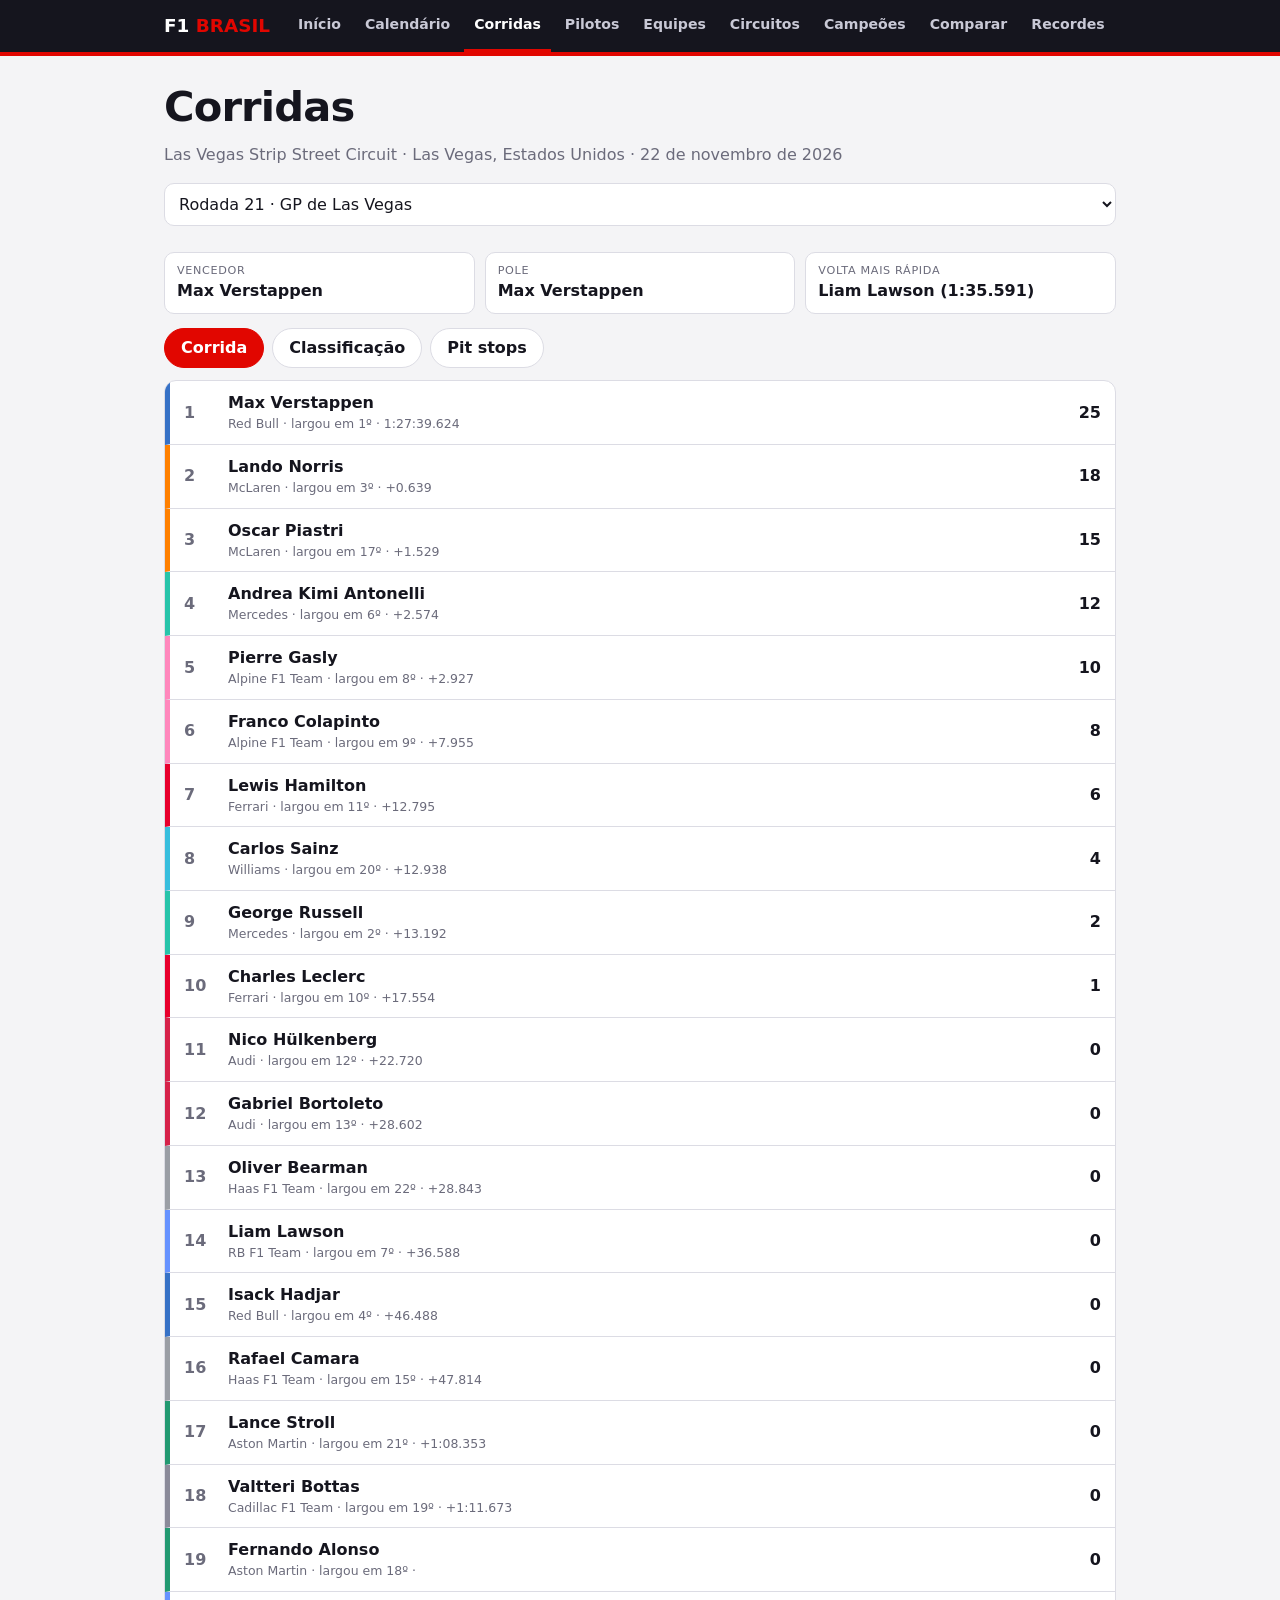
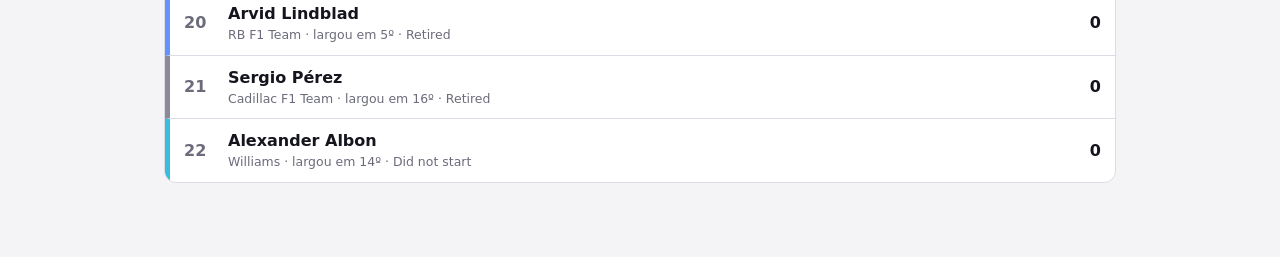
<file: corridas.html>
<!DOCTYPE html>
<html lang="pt-BR">
<head>
<meta charset="utf-8">
<meta name="viewport" content="width=device-width, initial-scale=1">
<title>Corridas · F1 Brasil</title>
<link rel="manifest" href="manifest.json"><link rel="apple-touch-icon" href="icone-180.png"><meta name="theme-color" content="#15151e"><meta name="apple-mobile-web-app-capable" content="yes"><meta name="mobile-web-app-capable" content="yes"><meta name="apple-mobile-web-app-title" content="F1 Brasil"><link rel="stylesheet" href="estilo.css">
<script src="menu.js"></script>
<style>
.abas{display:flex;gap:8px;margin:12px 0}
.abas button{font:inherit;cursor:pointer;background:var(--panel);color:var(--ink);border:1px solid var(--line);border-radius:999px;padding:7px 16px;font-weight:600}
.abas button.on{background:var(--red);border-color:var(--red);color:#fff}
</style>
</head>
<body>
<main>
<h1>Corridas</h1>
<p class="sub" id="sub">Carregando...</p>
<select id="gp" aria-label="Escolher corrida"></select>
<div class="grade" id="resumo"></div>
<div id="abas"></div>
<div class="list" id="lista"></div>
<p class="nota" id="nota"></p>
</main>
<script>
const $=id=>document.getElementById(id);
let R={},D={},rodada="",aba="corrida";
const lin=(p,t,s,r,c)=>'<div class="row" style="--cor:'+c+'"><span class="pos">'+p+'</span><span><b>'+t+'</b><small>'+s+'</small></span><span class="pts">'+r+'</span></div>';
const nome=d=>d.givenName+" "+d.familyName;
function resumo(c){
 const g=c.Results.find(x=>x.grid==="1");
 const fl=c.Results.find(x=>x.FastestLap&&x.FastestLap.rank==="1");
 const k=[["Vencedor",nome(c.Results[0].Driver)],["Pole",g?nome(g.Driver):"—"]];
 k.push(["Volta mais rápida",fl?nome(fl.Driver)+" ("+fl.FastestLap.Time.time+")":"—"]);
 $("resumo").innerHTML=k.map(x=>'<div class="k"><small>'+x[0]+'</small><b style="font-size:1rem">'+x[1]+'</b></div>').join("");
}
function mostrar(){
 const c=R[rodada],d=D[rodada]||{quali:[],pits:[]};
 $("sub").textContent=c.Circuit.circuitName+" · "+c.Circuit.Location.locality+", "+pais(c.Circuit.Location.country)+" · "+new Date(c.date+"T12:00:00").toLocaleDateString("pt-BR",{day:"2-digit",month:"long",year:"numeric"});
 resumo(c);
 document.querySelectorAll(".abas button").forEach(b=>b.classList.toggle("on",b.dataset.a===aba));
 $("nota").textContent="";
 const vazio=t=>lin("",t,"","","#888");
 if(aba==="corrida"){
  $("lista").innerHTML=c.Results.map(x=>lin(x.position,nome(x.Driver),x.Constructor.name+" · largou em "+(x.grid==="0"?"box":x.grid+"º")+(x.Time?" · "+x.Time.time:" · "+x.status),x.points,corEquipe(x.Constructor.name))).join("");
 }else if(aba==="quali"){
  $("lista").innerHTML=d.quali.map(x=>lin(x[0],x[1],x[2],x[5]||x[4]||x[3]||"—",corEquipe(x[2]))).join("")||vazio("Classificação ainda não disponível.");
  $("nota").textContent="À direita, o melhor tempo da última fase que o piloto disputou (Q3, Q2 ou Q1).";
 }else{
  const nomes={};
  c.Results.forEach(x=>{nomes[x.Driver.driverId]=[nome(x.Driver),x.Constructor.name]});
  $("lista").innerHTML=d.pits.map(p=>{const n=nomes[p[0]]||[p[0],""];return lin(p[2],n[0],n[1]+" · parada "+p[1],p[3],corEquipe(n[1]))}).join("")||vazio("Sem dados de pit stops para esta corrida.");
  $("nota").textContent="À esquerda, a volta em que cada parada aconteceu. À direita, a duração.";
 }
}
(async()=>{
 try{
  R=await lerDados("resultados.json");
  try{D=await lerDados("detalhes.json")}catch(e){D={}}
  const rod=Object.keys(R).sort((a,b)=>b-a);
  $("gp").innerHTML=rod.map(r=>'<option value="'+r+'">Rodada '+r+' · '+nomeGP(R[r].raceName)+'</option>').join("");
  $("abas").className="abas";
  $("abas").innerHTML='<button data-a="corrida">Corrida</button><button data-a="quali">Classificação</button><button data-a="pits">Pit stops</button>';
  document.querySelectorAll(".abas button").forEach(b=>{b.onclick=()=>{aba=b.dataset.a;mostrar()}});
  $("gp").onchange=e=>{rodada=e.target.value;mostrar()};
  rodada=rod[0];mostrar();
 }catch(e){$("sub").textContent="Não consegui carregar os dados: "+e.message}
})();
</script>
</body>
</html>
</file>
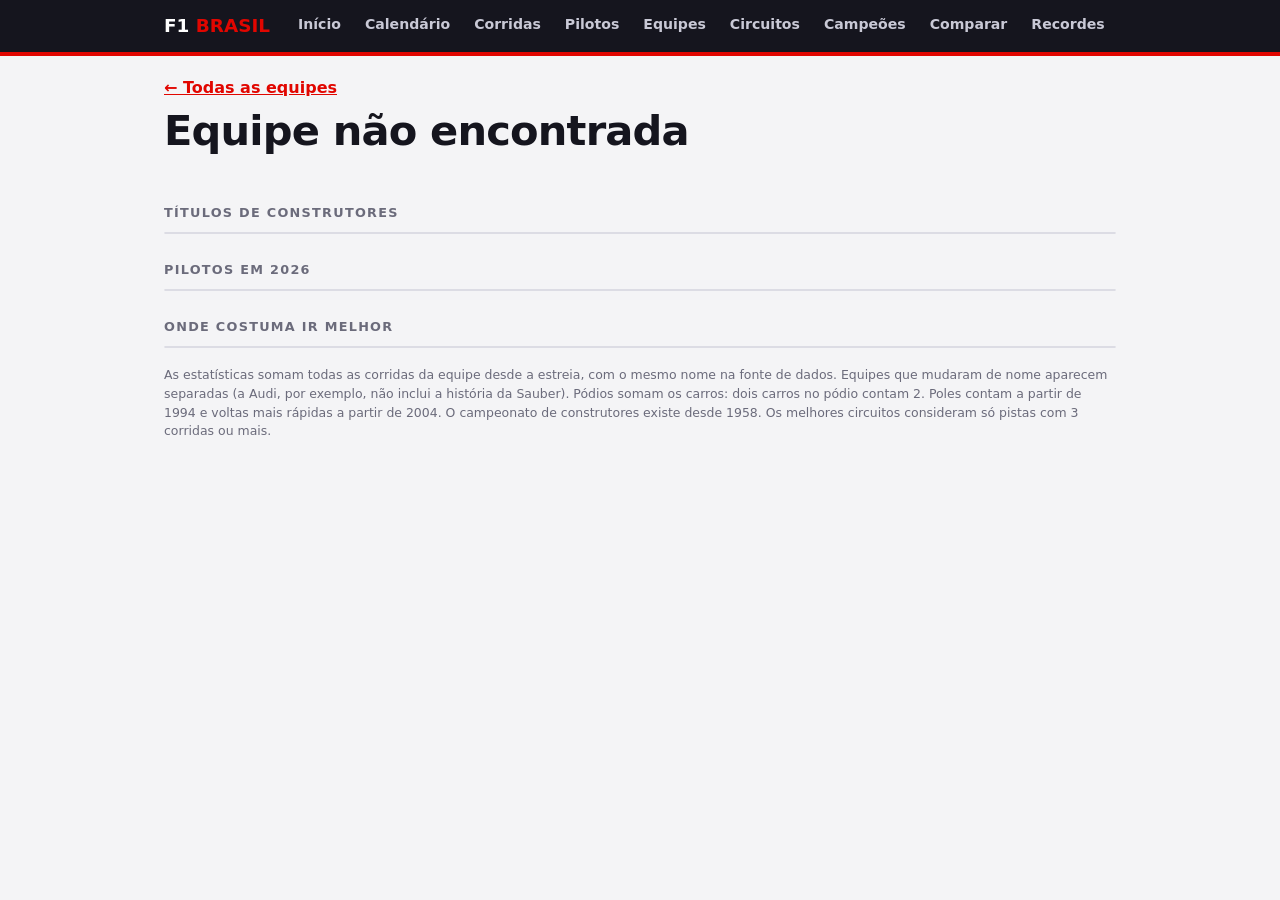
<file: equipe.html>
<!DOCTYPE html>
<html lang="pt-BR">
<head>
<meta charset="utf-8">
<meta name="viewport" content="width=device-width, initial-scale=1">
<title>Equipe · F1 Brasil</title>
<link rel="manifest" href="manifest.json"><link rel="apple-touch-icon" href="icone-180.png"><meta name="theme-color" content="#15151e"><meta name="apple-mobile-web-app-capable" content="yes"><meta name="mobile-web-app-capable" content="yes"><meta name="apple-mobile-web-app-title" content="F1 Brasil"><link rel="stylesheet" href="estilo.css">
<script src="menu.js"></script>
</head>
<body>
<main>
<a href="equipes.html">← Todas as equipes</a>
<div id="topo"></div>
<div class="grade" id="grade"></div>
<h2>Títulos de construtores</h2>
<div class="list" id="titulos"></div>
<h2>Pilotos em 2026</h2>
<div class="list" id="pilotos"></div>
<h2>Onde costuma ir melhor</h2>
<div class="list" id="melhores"></div>
<p class="nota">As estatísticas somam todas as corridas da equipe desde a estreia, com o mesmo nome na fonte de dados.
Equipes que mudaram de nome aparecem separadas (a Audi, por exemplo, não inclui a história da Sauber).
Pódios somam os carros: dois carros no pódio contam 2. Poles contam a partir de 1994 e voltas mais rápidas a partir de 2004.
O campeonato de construtores existe desde 1958. Os melhores circuitos consideram só pistas com 3 corridas ou mais.</p>
</main>
<script>
const $=id=>document.getElementById(id);
const v=x=>x===null||x===undefined?"—":x;
const lin=(p,t,s,r,c)=>'<div class="row" style="--cor:'+c+'"><span class="pos">'+p+'</span><span><b>'+t+'</b><small>'+s+'</small></span><span class="pts">'+r+'</span></div>';
(async()=>{
 try{
  const id=new URLSearchParams(location.search).get("id");
  const d=(await lerDados("equipes_stats.json"))[id];
  if(!d){$("topo").innerHTML="<h1>Equipe não encontrada</h1>";return}
  const c=corEquipe(d.nome);
  document.title=d.nome+" · F1 Brasil";
  $("topo").innerHTML='<h1 style="border-left:6px solid '+c+';padding-left:12px;margin-top:14px">'+d.nome+'</h1>';
  $("topo").innerHTML+='<p class="sub">'+(NAC[d.nac]||d.nac)+' · '+d.pos+'ª no campeonato de 2026 com '+d.pontos+' pontos</p>';
  const k=[["Títulos de construtores",d.titulos],["Corridas",d.corridas],["Vitórias",d.vitorias]];
  k.push(["Pódios (soma dos carros)",d.podios],["Poles",v(d.poles)]);
  k.push(["Voltas mais rápidas",v(d.voltas)],["Vitórias em 2026",d.vit26]);
  $("grade").innerHTML=k.map(x=>'<div class="k"><small>'+x[0]+'</small><b>'+x[1]+'</b></div>').join("");
  const tt=d.anos.length?d.anos.join(" · "):"Ainda sem títulos de construtores.";
  $("titulos").innerHTML='<div class="row"><span></span><span>'+tt+'</span><span></span></div>';
  $("pilotos").innerHTML=d.pilotos.map((p,i)=>lin(i+1,p,"","",c)).join("")||lin("","Sem pilotos registrados.","","",c);
  const mm=d.melhores.map((m,i)=>lin(i+1,m[0],m[1]+" corridas",m[2]+" vit. · "+m[3]+" pód.",c));
  $("melhores").innerHTML=mm.join("")||lin("","Ainda sem circuitos com 3 corridas ou mais.","","",c);
 }catch(e){$("topo").innerHTML="<h1>Erro</h1><p>"+e.message+"</p>"}
})();
</script>
</body>
</html>
</file>
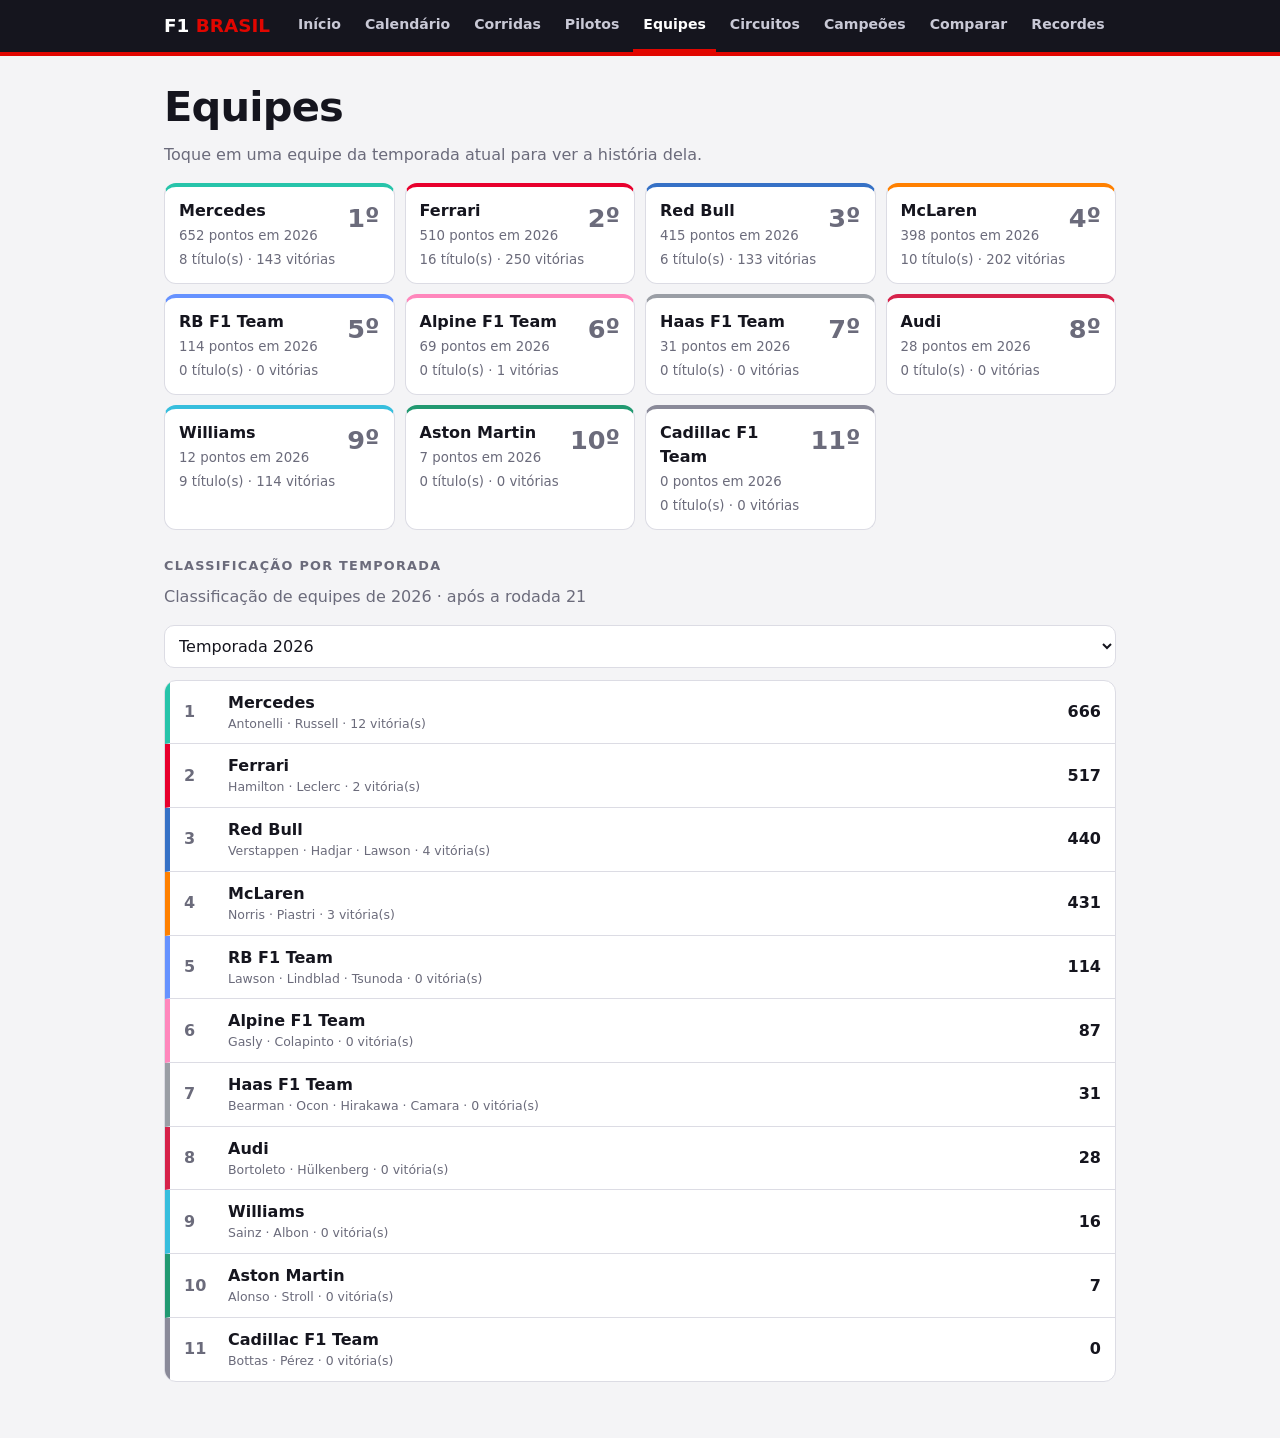
<file: equipes.html>
<!DOCTYPE html>
<html lang="pt-BR">
<head>
<meta charset="utf-8">
<meta name="viewport" content="width=device-width, initial-scale=1">
<title>Equipes · F1 Brasil</title>
<link rel="manifest" href="manifest.json"><link rel="apple-touch-icon" href="icone-180.png"><meta name="theme-color" content="#15151e"><meta name="apple-mobile-web-app-capable" content="yes"><meta name="mobile-web-app-capable" content="yes"><meta name="apple-mobile-web-app-title" content="F1 Brasil"><link rel="stylesheet" href="estilo.css">
<script src="menu.js"></script>
</head>
<body>
<main>
<h1>Equipes</h1>
<p class="sub">Toque em uma equipe da temporada atual para ver a história dela.</p>
<div class="cards" id="cards"></div>
<h2>Classificação por temporada</h2>
<p class="sub" id="sub">Carregando...</p>
<select id="ano" aria-label="Escolher temporada"></select>
<div class="list" id="lista"></div>
</main>
<script>
const $=id=>document.getElementById(id);
let T={};
const lin=(p,t,s,r,c)=>'<div class="row" style="--cor:'+c+'"><span class="pos">'+p+'</span><span><b>'+t+'</b><small>'+s+'</small></span><span class="pts">'+r+'</span></div>';
function mostrar(a){
 const t=T[a];
 if(!t.equipes.length){
  $("sub").textContent="A classificação de equipes só existe a partir de 1958.";
  $("lista").innerHTML="";return}
 $("sub").textContent="Classificação de equipes de "+a+" · após a rodada "+t.rodada;
 $("lista").innerHTML=t.equipes.map(e=>{
  const ns=t.pilotos.filter(d=>d[2].split(" / ").includes(e[1]));
  const nomes=ns.map(d=>d[1].split(" ").slice(-1)[0]).join(" · ");
  return lin(e[0],e[1],(nomes?nomes+" · ":"")+e[3]+" vitória(s)",e[2],corEquipe(e[1]));
 }).join("");
}
(async()=>{
 try{
  const E=await lerDados("equipes_stats.json");
  const ord=Object.entries(E).sort((a,b)=>a[1].pos-b[1].pos);
  $("cards").innerHTML=ord.map(([id,d])=>'<a class="card" style="--cor:'+corEquipe(d.nome)+'" href="equipe.html?id='+id+'"><span class="num">'+d.pos+'º</span><b>'+d.nome+'</b><small>'+d.pontos+' pontos em 2026</small><br><small>'+d.titulos+' título(s) · '+d.vitorias+' vitórias</small></a>').join("");
 }catch(e){$("cards").innerHTML="<p class='sub'>Estatísticas ainda não carregadas.</p>"}
 try{
  T=await lerDados("temporadas.json");
  const anos=Object.keys(T).sort((a,b)=>b-a);
  $("ano").innerHTML=anos.map(a=>'<option value="'+a+'">Temporada '+a+'</option>').join("");
  $("ano").onchange=e=>mostrar(e.target.value);
  mostrar(anos[0]);
 }catch(e){$("sub").textContent="Não consegui carregar os dados: "+e.message}
})();
</script>
</body>
</html>
</file>
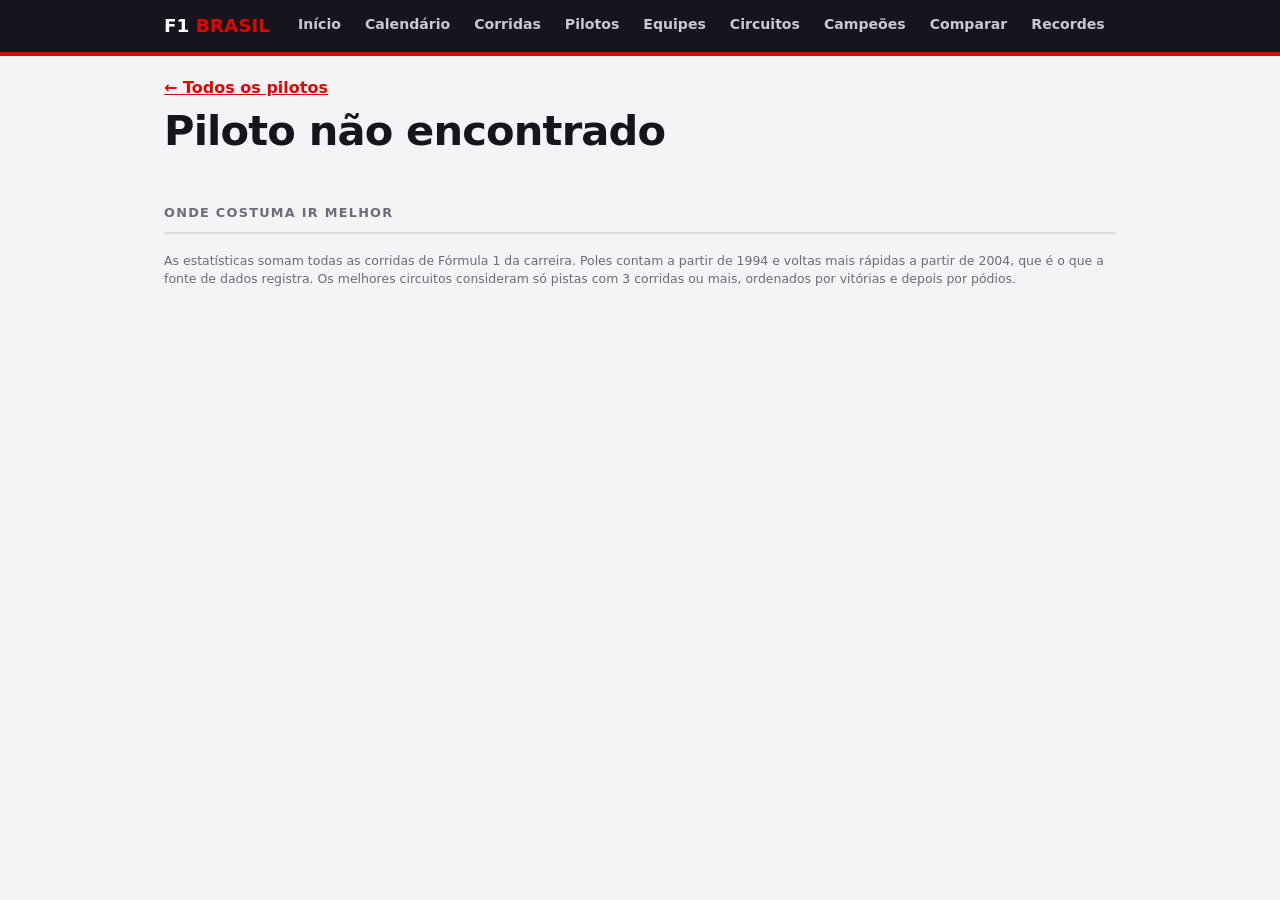
<file: piloto.html>
<!DOCTYPE html>
<html lang="pt-BR">
<head>
<meta charset="utf-8">
<meta name="viewport" content="width=device-width, initial-scale=1">
<title>Piloto · F1 Brasil</title>
<link rel="manifest" href="manifest.json"><link rel="apple-touch-icon" href="icone-180.png"><meta name="theme-color" content="#15151e"><meta name="apple-mobile-web-app-capable" content="yes"><meta name="mobile-web-app-capable" content="yes"><meta name="apple-mobile-web-app-title" content="F1 Brasil"><link rel="stylesheet" href="estilo.css">
<script src="menu.js"></script>
</head>
<body>
<main>
<a href="pilotos.html">← Todos os pilotos</a>
<div id="topo"></div>
<div class="grade" id="grade"></div>
<h2>Onde costuma ir melhor</h2>
<div class="list" id="melhores"></div>
<p class="nota">As estatísticas somam todas as corridas de Fórmula 1 da carreira. Poles contam a partir de 1994 e voltas mais rápidas a partir de 2004, que é o que a fonte de dados registra. Os melhores circuitos consideram só pistas com 3 corridas ou mais, ordenados por vitórias e depois por pódios.</p>
</main>
<script>
const $=id=>document.getElementById(id);
const v=x=>x===null||x===undefined?"—":x;
(async()=>{
 try{
  const id=new URLSearchParams(location.search).get("id");
  const d=(await lerDados("estatisticas.json")).pilotos[id];
  if(!d){$("topo").innerHTML="<h1>Piloto não encontrado</h1>";return}
  document.title=d.nome+" · F1 Brasil";
  const nasc=d.nasc?new Date(d.nasc+"T12:00:00"):null;
  const idade=nasc?Math.floor((Date.now()-nasc)/31557600000):"";
  $("topo").innerHTML='<h1 style="border-left:6px solid '+corEquipe(d.equipe)+';padding-left:12px;margin-top:14px">'+d.nome+'</h1><p class="sub">'+d.equipe+' · '+(NAC[d.nac]||d.nac)+(d.numero?' · nº '+d.numero:'')+(nasc?' · nasceu em '+nasc.toLocaleDateString("pt-BR")+' ('+idade+' anos)':'')+'</p>';
  const pct=n=>d.corridas?(n/d.corridas*100).toFixed(1).replace(".",",")+"%":"—";
  const k=[["Títulos",d.titulos],["Corridas",d.corridas],["Vitórias",d.vitorias],["Pódios",d.podios],["Poles",v(d.poles)],["Voltas mais rápidas",v(d.voltas)],["% de vitórias",pct(d.vitorias)],["% de pódios",pct(d.podios)]];
  $("grade").innerHTML=k.map(x=>'<div class="k"><small>'+x[0]+'</small><b>'+x[1]+'</b></div>').join("");
  $("melhores").innerHTML=d.melhores.length?d.melhores.map((m,i)=>'<div class="row" style="--cor:'+corEquipe(d.equipe)+'"><span class="pos">'+(i+1)+'</span><span><b>'+m[0]+'</b><small>'+m[1]+' corridas</small></span><span class="pts">'+m[2]+' vit. · '+m[3]+' pód.</span></div>').join(""):'<div class="row"><span></span><span>Ainda sem circuitos com 3 corridas ou mais.</span><span></span></div>';
 }catch(e){$("topo").innerHTML="<h1>Erro</h1><p>"+e.message+"</p>"}
})();
</script>
</body>
</html>
</file>
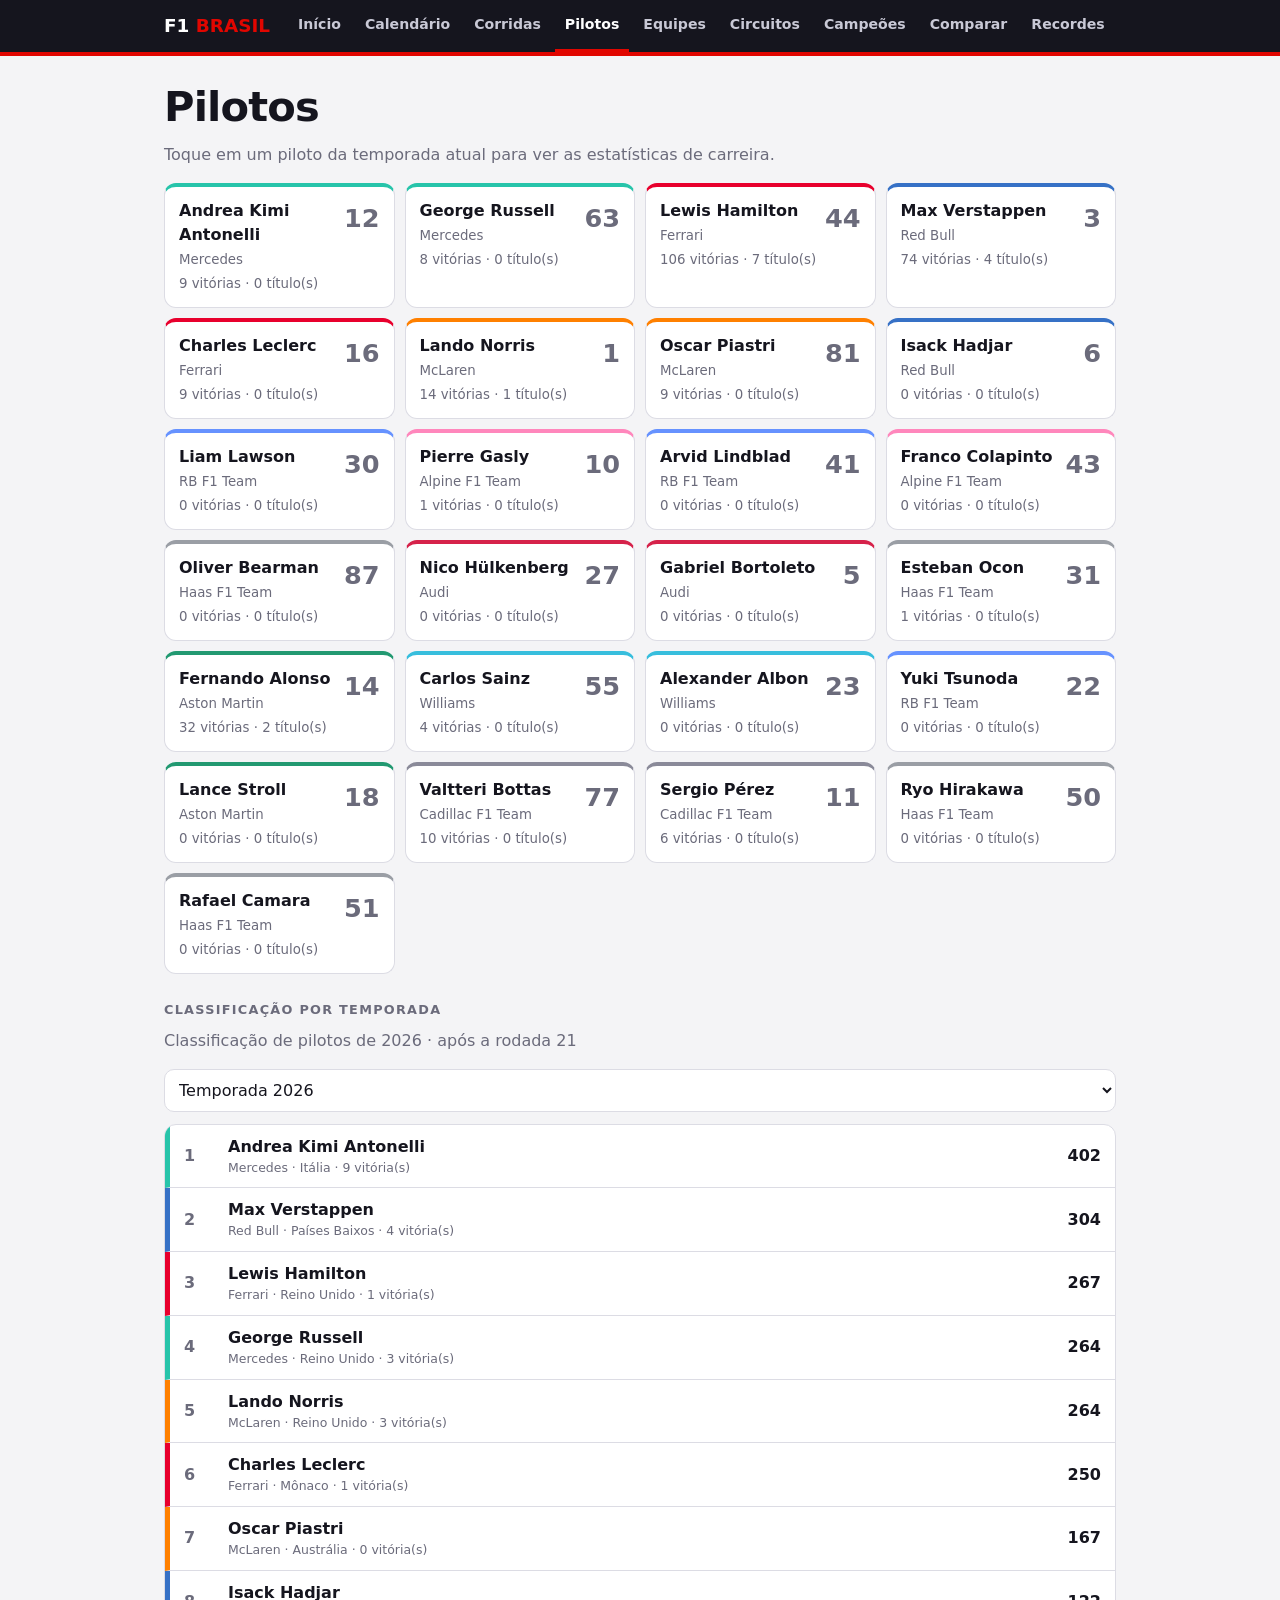
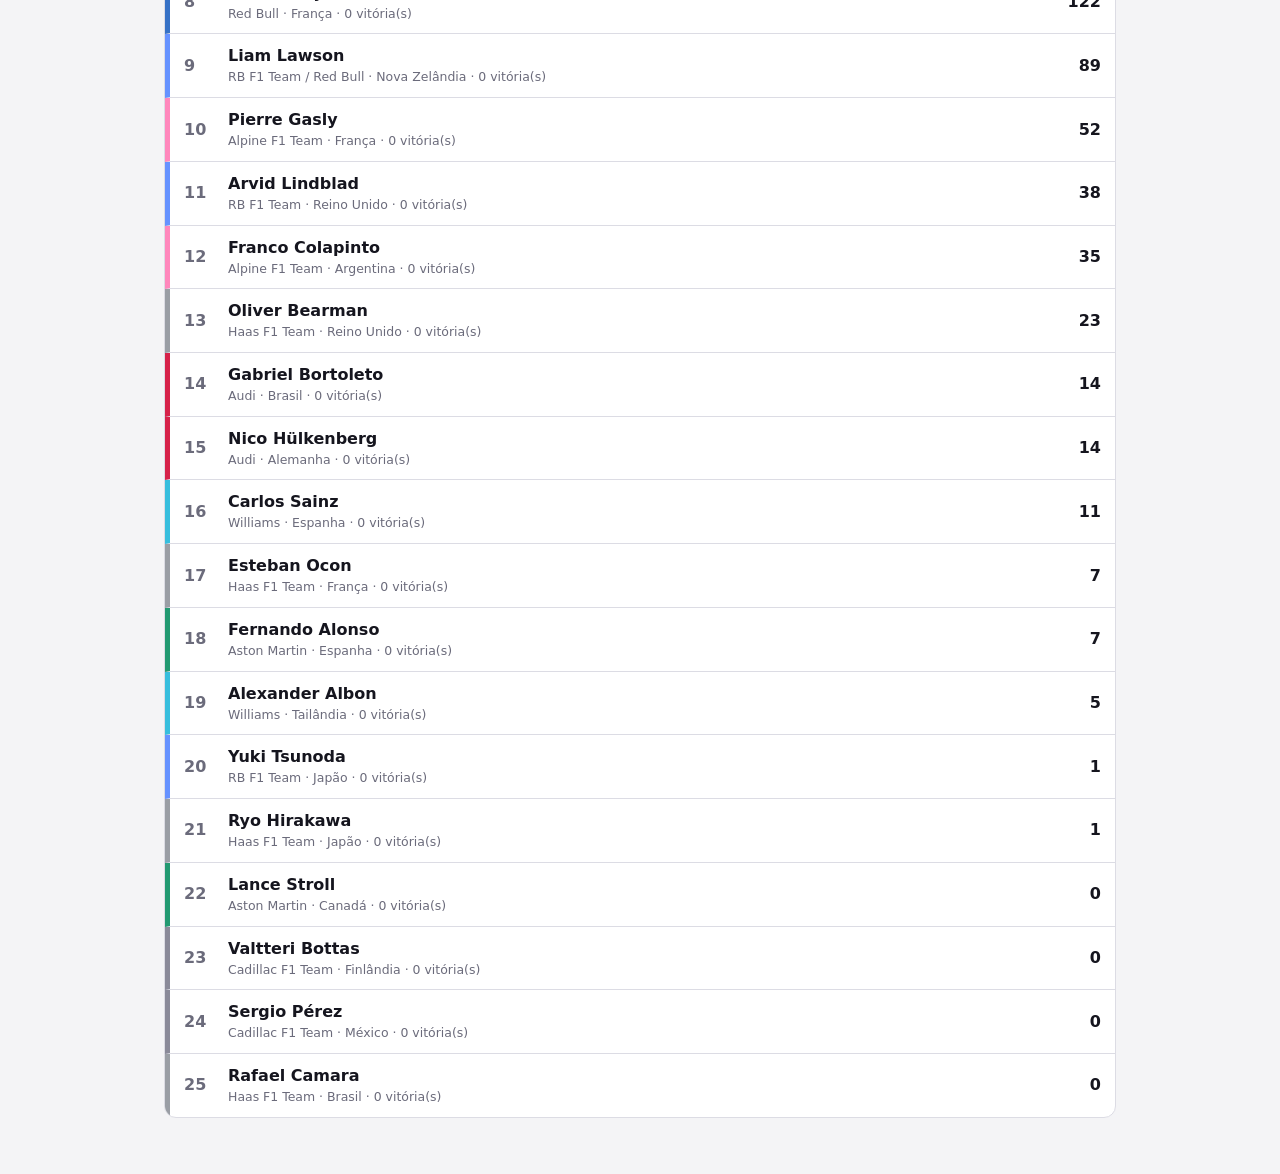
<file: pilotos.html>
<!DOCTYPE html>
<html lang="pt-BR">
<head>
<meta charset="utf-8">
<meta name="viewport" content="width=device-width, initial-scale=1">
<title>Pilotos · F1 Brasil</title>
<link rel="manifest" href="manifest.json"><link rel="apple-touch-icon" href="icone-180.png"><meta name="theme-color" content="#15151e"><meta name="apple-mobile-web-app-capable" content="yes"><meta name="mobile-web-app-capable" content="yes"><meta name="apple-mobile-web-app-title" content="F1 Brasil"><link rel="stylesheet" href="estilo.css">
<script src="menu.js"></script>
</head>
<body>
<main>
<h1>Pilotos</h1>
<p class="sub">Toque em um piloto da temporada atual para ver as estatísticas de carreira.</p>
<div class="cards" id="cards"></div>
<h2>Classificação por temporada</h2>
<p class="sub" id="sub">Carregando...</p>
<select id="ano" aria-label="Escolher temporada"></select>
<div class="list" id="lista"></div>
</main>
<script>
const $=id=>document.getElementById(id);
let T={};
function mostrar(a){
 const t=T[a];
 $("sub").textContent="Classificação de pilotos de "+a+" · após a rodada "+t.rodada;
 $("lista").innerHTML=t.pilotos.map(d=>'<div class="row" style="--cor:'+corEquipe(d[2].split(" / ")[0])+'"><span class="pos">'+d[0]+'</span><span><b>'+d[1]+'</b><small>'+d[2]+' · '+(NAC[d[5]]||d[5])+' · '+d[4]+' vitória(s)</small></span><span class="pts">'+d[3]+'</span></div>').join("");
}
(async()=>{
 try{
  const E=(await lerDados("estatisticas.json")).pilotos;
  $("cards").innerHTML=Object.entries(E).map(([id,d])=>'<a class="card" style="--cor:'+corEquipe(d.equipe)+'" href="piloto.html?id='+id+'"><span class="num">'+(d.numero||"")+'</span><b>'+d.nome+'</b><small>'+d.equipe+'</small><br><small>'+d.vitorias+' vitórias · '+d.titulos+' título(s)</small></a>').join("");
 }catch(e){$("cards").innerHTML="<p class='sub'>Estatísticas ainda não carregadas.</p>"}
 try{
  T=await lerDados("temporadas.json");
  const anos=Object.keys(T).sort((a,b)=>b-a);
  $("ano").innerHTML=anos.map(a=>'<option value="'+a+'">Temporada '+a+'</option>').join("");
  $("ano").onchange=e=>mostrar(e.target.value);
  mostrar(anos[0]);
 }catch(e){$("sub").textContent="Não consegui carregar os dados: "+e.message}
})();
</script>
</body>
</html>
</file>
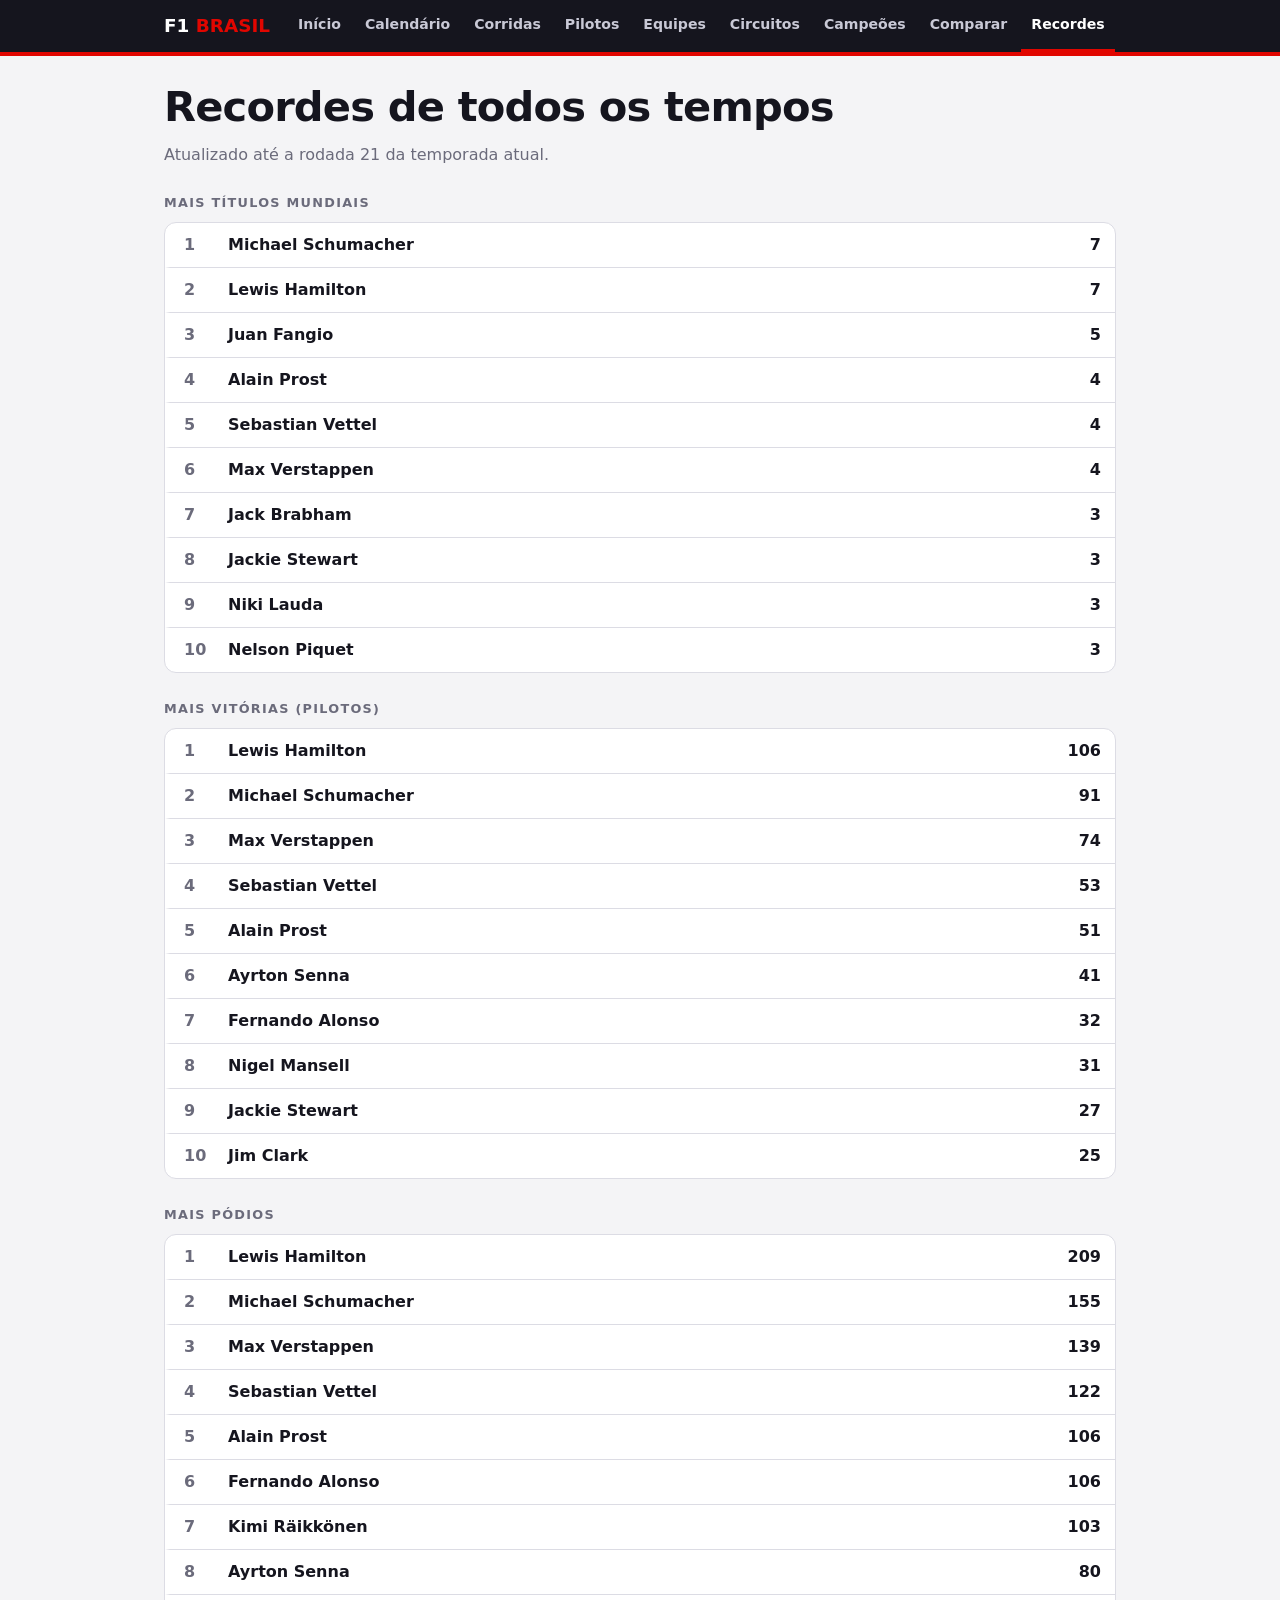
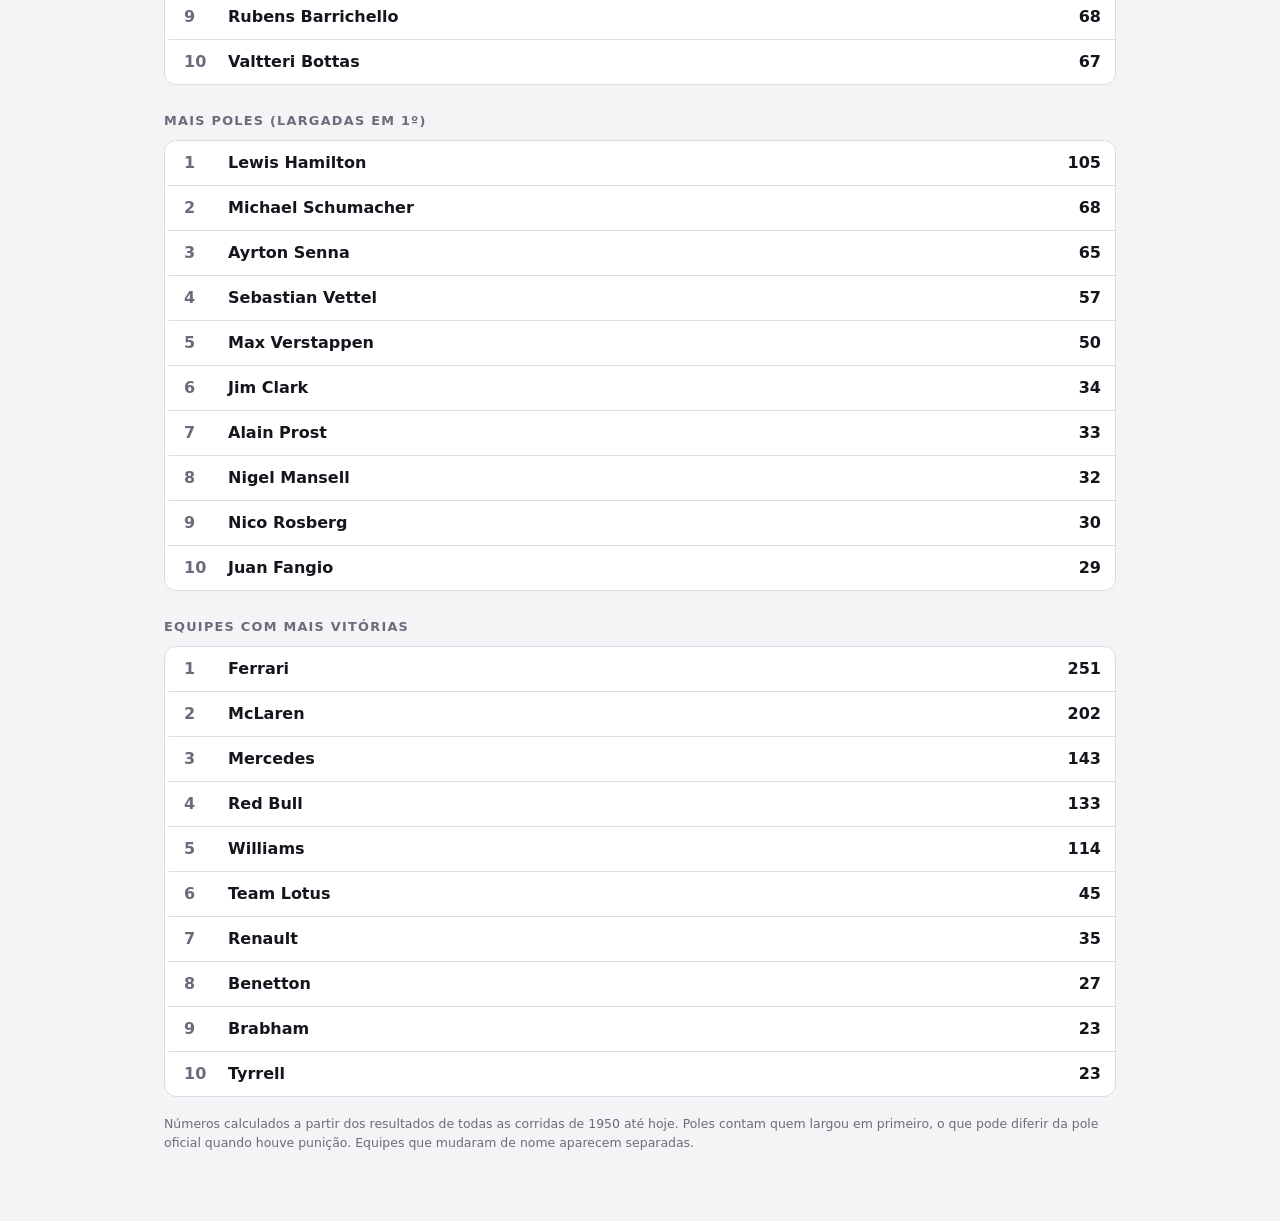
<file: recordes.html>
<!DOCTYPE html>
<html lang="pt-BR">
<head>
<meta charset="utf-8">
<meta name="viewport" content="width=device-width, initial-scale=1">
<title>Recordes · F1 Brasil</title>
<link rel="manifest" href="manifest.json"><link rel="apple-touch-icon" href="icone-180.png"><meta name="theme-color" content="#15151e"><meta name="apple-mobile-web-app-capable" content="yes"><meta name="mobile-web-app-capable" content="yes"><meta name="apple-mobile-web-app-title" content="F1 Brasil"><link rel="stylesheet" href="estilo.css">
<script src="menu.js"></script>
</head>
<body>
<main>
<h1>Recordes de todos os tempos</h1>
<p class="sub" id="sub">Carregando...</p>
<h2>Mais títulos mundiais</h2>
<div class="list" id="ti"></div>
<h2>Mais vitórias (pilotos)</h2>
<div class="list" id="vp"></div>
<h2>Mais pódios</h2>
<div class="list" id="po"></div>
<h2>Mais poles (largadas em 1º)</h2>
<div class="list" id="pl"></div>
<h2>Equipes com mais vitórias</h2>
<div class="list" id="ve"></div>
<p class="nota">Números calculados a partir dos resultados de todas as corridas de 1950 até hoje. Poles contam quem largou em primeiro, o que pode diferir da pole oficial quando houve punição. Equipes que mudaram de nome aparecem separadas.</p>
</main>
<script>
const $=id=>document.getElementById(id);
const vazio='<div class="row"><span></span><span>Dados indisponíveis.</span><span></span></div>';
const lista=(id,a)=>{$(id).innerHTML=a.length?a.map((x,i)=>'<div class="row"><span class="pos">'+(i+1)+'</span><span><b>'+x[0]+'</b></span><span class="pts">'+x[1]+'</span></div>').join(""):vazio};
(async()=>{
 try{
  const R=await lerDados("recordes.json");
  lista("vp",R.vit_pilotos);lista("po",R.podios);lista("pl",R.poles);lista("ve",R.vit_equipes);
  $("sub").textContent="Atualizado até a rodada "+R.rodada+" da temporada atual.";
 }catch(e){$("sub").textContent="Não consegui carregar os dados: "+e.message}
 try{
  const d=await lerDados("campeoes.json");
  const ano=new Date().getFullYear(),cont={};
  d.MRData.StandingsTable.StandingsLists.filter(l=>+l.season<ano).forEach(l=>{
   const p=l.DriverStandings[0].Driver,n=p.givenName+" "+p.familyName;
   cont[n]=(cont[n]||0)+1;
  });
  lista("ti",Object.entries(cont).sort((a,b)=>b[1]-a[1]).slice(0,10));
 }catch(e){}
})();
</script>
</body>
</html>
</file>
<file: estilo.css>
:root{--bg:#f4f4f6;--panel:#fff;--ink:#15151e;--mute:#6b6b7b;--line:#dcdce4;--red:#e10600;--hi:#fff1f0}
@media (prefers-color-scheme:dark){:root{--bg:#0c0c10;--panel:#16161d;--ink:#f2f2f6;--mute:#9a9aad;--line:#2a2a36;--hi:#2a1212}}
*{box-sizing:border-box}
body{margin:0;background:var(--bg);color:var(--ink);font-family:system-ui,-apple-system,sans-serif;line-height:1.5}
.topo{background:#15151e;border-bottom:4px solid var(--red);position:sticky;top:0;z-index:10}
.topo .in{max-width:980px;margin:0 auto;padding:0 14px;display:flex;align-items:center;gap:18px;overflow-x:auto}
.marca{color:#fff;font-weight:900;font-size:1.15rem;padding:12px 0;text-decoration:none;white-space:nowrap}
.marca b{color:var(--red)}
.topo nav{display:flex;gap:4px}
.topo nav a{color:#c9c9d6;text-decoration:none;font-weight:600;font-size:.88rem;padding:14px 10px;white-space:nowrap;border-bottom:3px solid transparent}
.topo nav a:hover,.topo nav a.on{color:#fff;border-bottom-color:var(--red)}
main{max-width:980px;margin:0 auto;padding:20px 14px 56px}
h1{font-size:clamp(1.7rem,5vw,2.6rem);margin:0 0 4px;letter-spacing:-.02em}
h2{font-size:.8rem;letter-spacing:.1em;text-transform:uppercase;color:var(--mute);margin:26px 0 10px}
.sub{color:var(--mute);margin:0 0 16px}
a{color:var(--red);font-weight:600}
.list{background:var(--panel);border:1px solid var(--line);border-radius:12px;overflow:hidden}
.row{display:grid;grid-template-columns:34px 1fr auto;gap:10px;align-items:center;padding:10px 14px;border-bottom:1px solid var(--line);border-left:5px solid var(--cor,transparent)}
.row:last-child{border-bottom:0}
.pos{font-weight:800;color:var(--mute)}
.row small{display:block;color:var(--mute);font-size:.78rem}
.pts{font-weight:800;text-align:right}
.passou{opacity:.55}
.hero{background:#15151e;color:#fff;border-radius:14px;padding:22px 20px;border-left:6px solid var(--red)}
.hero small{color:#b4b4c6;text-transform:uppercase;letter-spacing:.1em;font-size:.72rem}
.hero h1{margin:6px 0 2px}
.hero p{margin:2px 0;color:#c9c9d6}
.cont{display:flex;gap:10px;margin-top:14px}
.cont div{background:#23232f;border-radius:10px;padding:8px 14px;text-align:center;min-width:64px}
.cont b{display:block;font-size:1.5rem}
.cont span{font-size:.7rem;color:#b4b4c6;text-transform:uppercase}
.duas{display:grid;grid-template-columns:1fr 1fr;gap:14px}
@media (max-width:720px){.duas{grid-template-columns:1fr}}
.mais{display:inline-block;margin-top:8px;font-size:.88rem}
select{font:inherit;width:100%;padding:10px;border-radius:10px;border:1px solid var(--line);background:var(--panel);color:var(--ink);margin-bottom:12px}
.cards{display:grid;grid-template-columns:repeat(auto-fill,minmax(210px,1fr));gap:10px}
.card{display:block;background:var(--panel);border:1px solid var(--line);border-top:4px solid var(--cor,var(--red));border-radius:12px;padding:12px 14px;text-decoration:none;color:var(--ink);font-weight:400}
.card:hover{background:var(--hi)}
.card b{display:block}
.card small{color:var(--mute)}
.num{font-size:1.6rem;font-weight:900;color:var(--mute);float:right}
.grade{display:grid;grid-template-columns:repeat(auto-fit,minmax(120px,1fr));gap:10px;margin:14px 0}
.k{background:var(--panel);border:1px solid var(--line);border-radius:10px;padding:10px 12px}
.k small{display:block;color:var(--mute);font-size:.7rem;text-transform:uppercase;letter-spacing:.06em}
.k b{font-size:1.5rem}
.nota{color:var(--mute);font-size:.78rem;margin-top:18px}
</file>
